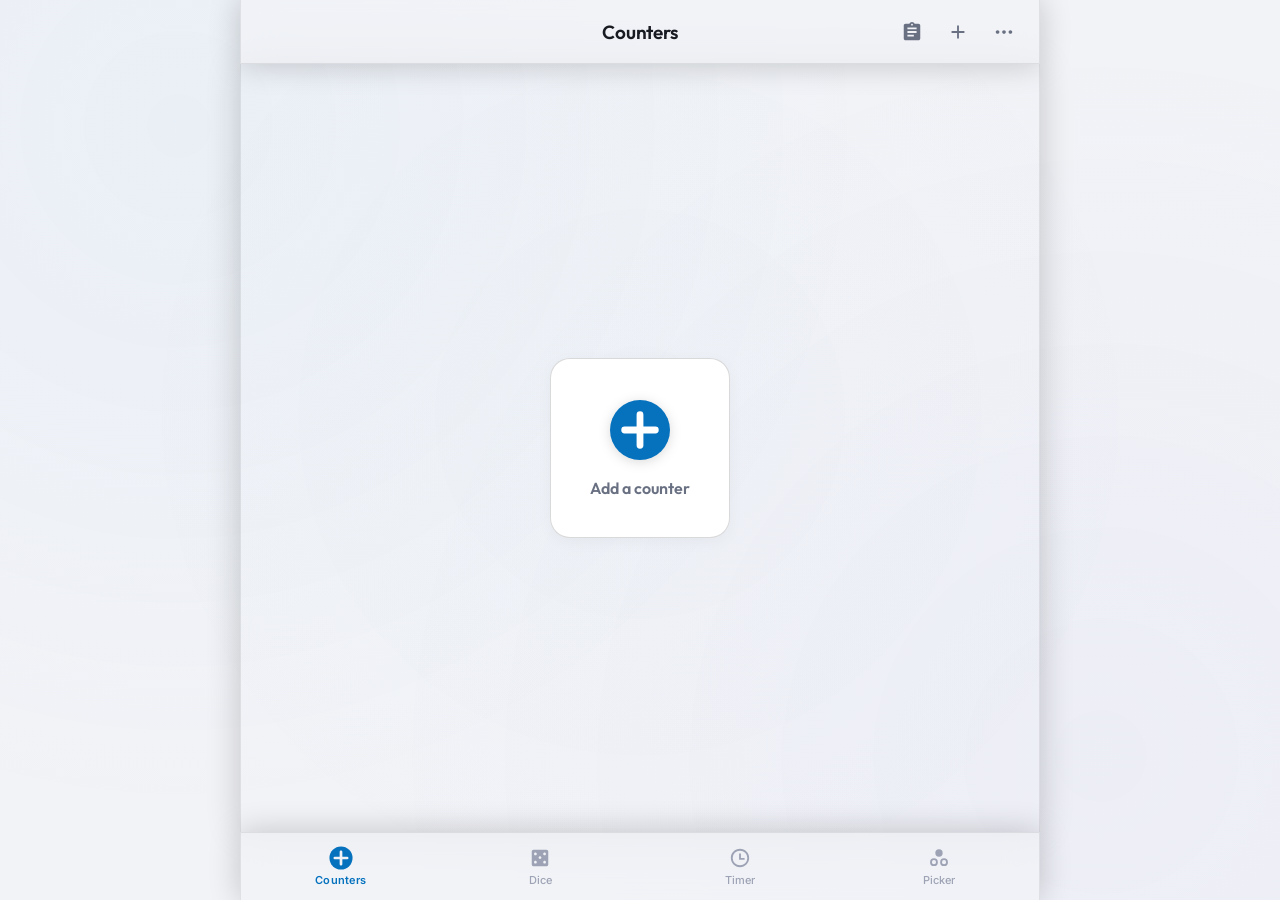
<file: index.html>
<!DOCTYPE html>
<html lang="en">
  <head>
    <script>window.__APP_VERSION__ = "0.3.5";
window.__COMMIT_HASH__ = "a014b23";
window.__IS_DIRTY__ = false;</script>

    <meta charset="UTF-8" />
    <meta
      name="viewport"
      content="width=device-width, initial-scale=1.0, viewport-fit=cover"
    />

    <!-- Premium PWA / Native Mobile App Fullscreen Mode -->
    <meta name="apple-mobile-web-app-title" content="Counters" />
    <meta name="mobile-web-app-capable" content="yes" />

    <title>Counters</title>

    <!-- Custom premium ultra-bold vector favicon -->
    <link rel="icon" type="image/png" href="./favicon.png" />

    <!-- iOS Home Screen Icon -->
    <link rel="apple-touch-icon" href="./apple-touch-icon.png" />

    <meta name="theme-color" content="#0d0e11" />
    <!-- sync-start:meta-description -->
    <meta
      name="description"
      content="Counters is a minimalist app designed for counting things, like scores in games."
    />
    <link rel="canonical" href="https://counters.cowneck.com/" />
    <meta property="og:type" content="website" />
    <meta property="og:site_name" content="Counters" />
    <meta property="og:title" content="Counters" />
    <meta property="og:description" content="Counters is a minimalist app designed for counting things, like scores in games." />
    <meta property="og:url" content="https://counters.cowneck.com/" />
    <meta property="og:image" content="https://counters.cowneck.com/og-image.jpg" />
    <meta property="og:image:width" content="1200" />
    <meta property="og:image:height" content="630" />
    <meta property="og:image:alt" content="Counters — A minimalist counting app" />
    <meta name="twitter:card" content="summary_large_image" />
    <meta name="twitter:title" content="Counters" />
    <meta name="twitter:description" content="Counters is a minimalist app designed for counting things, like scores in games." />
    <meta name="twitter:image" content="https://counters.cowneck.com/og-image.jpg" />
    <script type="application/ld+json">
    {
      "@context": "https://schema.org",
      "@type": "WebApplication",
      "name": "Counters",
      "url": "https://counters.cowneck.com/",
      "description": "Counters is a minimalist app designed for counting things, like scores in games.",
      "applicationCategory": "UtilityApplication",
      "operatingSystem": "Web, iOS, Android",
      "image": "https://counters.cowneck.com/og-image.jpg",
      "author": {
        "@type": "Person",
        "name": "Jimmy Orr",
        "url": "https://linktr.ee/jimmyorr"
      },
      "isPartOf": {
        "@type": "WebSite",
        "name": "cowneck",
        "url": "https://cowneck.com/"
      }
    }
    </script>
    <!-- sync-end:meta-description -->

    <!-- Modern CSS Stylesheet -->

    <!-- Pre-load script to prevent Flash of Unstyled Content (FOUC) and handle theme -->
    <script>
      (function () {
        const isLab = new URLSearchParams(window.location.search).get("lab") === "1";
        const savedTheme = isLab ? "dark" : localStorage.getItem("counters-theme") || "system";
        const root = document.documentElement;

        const isDark =
          savedTheme === "dark" ||
          (savedTheme !== "light" &&
            window.matchMedia("(prefers-color-scheme: dark)").matches);
        root.classList.toggle("dark-mode", isDark);
        root.classList.toggle("light-mode", !isDark);

        const themeMeta = document.querySelector('meta[name="theme-color"]');
        if (themeMeta) {
          themeMeta.setAttribute("content", isDark ? "#0d0e11" : "#f2f3f7");
        }

        const savedHue = isLab ? null : localStorage.getItem("counters-theme-hue");
        if (savedHue !== null && /^\d+$/.test(savedHue)) {
          root.style.setProperty("--theme-hue", savedHue);
        }

        // Load and apply grid layout option beforehand to prevent shifting
        const savedLayout = isLab ? "grid" : localStorage.getItem("counters-layout") || "list";
        root.setAttribute("data-layout", savedLayout);
      })();
    </script>
    <script type="module" crossorigin src="./assets/main-C_StkVUy.js"></script>
    <link rel="modulepreload" crossorigin href="./assets/palettes-Bg6VGpQG.js">
    <link rel="modulepreload" crossorigin href="./assets/logger-CEcUDWov.js">
    <link rel="stylesheet" crossorigin href="./assets/palettes-CXeKeeoR.css">
  </head>
  <body>
    <!-- Subtle ambient background gradient influenced by the current leader -->
    <div id="ambient-backdrop" class="ambient-backdrop" aria-hidden="true"></div>

    <!-- App Header -->
    <header class="app-header" data-active-tab="counters">
      <button
        class="header-left counters-only-control"
        id="header-leader-container"
        aria-label="Display options"
      >
        <span class="leader-icon">
          <svg
            aria-hidden="true"
            xmlns="http://www.w3.org/2000/svg"
            viewBox="0 0 24 24"
            width="20"
            height="20"
            fill="currentColor"
          >
            <path
              d="M13 7.828V20h-2V7.828l-5.364 5.364-1.414-1.414L12 4l7.778 7.778-1.414 1.414L13 7.828z"
            />
          </svg>
        </span>
        <span class="leader-text" id="header-leader-text">-</span>
      </button>

      <button
        class="header-left picker-mode-pill"
        id="header-picker-mode"
        aria-label="Picker mode: Pick 1"
        inert
      >
        <span class="picker-mode-icon" aria-hidden="true">
          <svg
            xmlns="http://www.w3.org/2000/svg"
            viewBox="0 0 24 24"
            width="18"
            height="18"
            fill="currentColor"
          >
            <circle cx="12" cy="6.5" r="4" />
            <circle
              cx="6.5"
              cy="16.5"
              r="3.25"
              fill="none"
              stroke="currentColor"
              stroke-width="2"
            />
            <circle
              cx="17.5"
              cy="16.5"
              r="3.25"
              fill="none"
              stroke="currentColor"
              stroke-width="2"
            />
          </svg>
        </span>
        <span class="picker-mode-text" id="header-picker-mode-text">Pick 1</span>
      </button>

      <div class="header-center">
        <h1 class="app-title" id="app-view-title">Counters</h1>
      </div>

      <div class="header-right">
        <button
          class="header-btn counters-only-control"
          id="btn-open-history"
          title="History"
          aria-label="Open history"
        >
          <svg
            aria-hidden="true"
            xmlns="http://www.w3.org/2000/svg"
            viewBox="0 0 24 24"
            width="22"
            height="22"
            fill="currentColor"
          >
            <path
              d="M19 3h-4.18C14.4 1.84 13.3 1 12 1c-1.3 0-2.4.84-2.82 2H5c-1.1 0-2 .9-2 2v14c0 1.1.9 2 2 2h14c1.1 0 2-.9 2-2V5c0-1.1-.9-2-2-2zm-7 0c.55 0 1 .45 1 1s-.45 1-1 1-1-.45-1-1 .45-1 1-1zm2 14H7v-2h7v2zm3-4H7v-2h10v2zm0-4H7V7h10v2z"
            />
          </svg>
        </button>
        <button
          class="header-btn counters-only-control"
          id="btn-add-counter"
          title="Add counter"
          aria-label="Add counter"
        >
          <svg
            aria-hidden="true"
            xmlns="http://www.w3.org/2000/svg"
            viewBox="0 0 24 24"
            width="22"
            height="22"
            fill="currentColor"
          >
            <path d="M11 11V5h2v6h6v2h-6v6h-2v-6H5v-2h6z" />
          </svg>
        </button>
        <button
          class="header-btn"
          id="btn-open-options"
          title="Menu"
          aria-label="Open menu"
        >
          <svg
            aria-hidden="true"
            xmlns="http://www.w3.org/2000/svg"
            viewBox="0 0 24 24"
            width="22"
            height="22"
            fill="currentColor"
          >
            <path
              d="M5 10c-1.1 0-2 .9-2 2s.9 2 2 2 2-.9 2-2-.9-2-2-2zm14 0c-1.1 0-2 .9-2 2s.9 2 2 2 2-.9 2-2-.9-2-2-2zm-7 0c-1.1 0-2 .9-2 2s.9 2 2 2 2-.9 2-2-.9-2-2-2z"
            />
          </svg>
        </button>
      </div>
    </header>

    <!-- Main View Screens -->
    <main class="app-main">
      <div class="tabs-slider" id="tabs-slider">
        <!-- Tab 1: Counters View -->
        <section
          class="tab-content active"
          id="tab-counters"
          data-view="counters"
          role="tabpanel"
          aria-labelledby="tab-btn-counters"
        >
          <!-- Scrollable Counters Container -->
          <div class="counters-container" id="counters-list-wrapper">
            <!-- Injected Dynamically by JavaScript -->
          </div>

          <!-- Empty State -->
          <div class="empty-state hidden" id="empty-state-view">
            <button
              class="empty-state-card"
              id="btn-empty-placeholder-icon"
              aria-label="Add counter"
            >
              <div class="placeholder-icon">
                <svg
                  aria-hidden="true"
                  class="accent-badge-svg"
                  xmlns="http://www.w3.org/2000/svg"
                  viewBox="0 0 24 24"
                  width="64"
                  height="64"
                >
                  <circle cx="12" cy="12" r="11.25" class="accent-badge-fill accent-badge-circle" />
                  <path
                    d="M12 6.25v11.5M6.25 12h11.5"
                    class="accent-badge-mark"
                    stroke-width="2.55"
                    stroke-linecap="round"
                    fill="none"
                  />
                </svg>
              </div>
              <div class="empty-state-text-btn">Add a counter</div>
            </button>
          </div>
        </section>

        <!-- Tab 2: Dice View -->
        <section
          class="tab-content"
          id="tab-dice"
          data-view="dice"
          role="tabpanel"
          aria-labelledby="tab-btn-dice"
          inert
        >
          <div class="dice-workspace" id="dice-workspace">
            <!-- Top: 3D Dice Tray -->
            <div
              class="dice-tray"
              id="dice-tray"
              role="group"
              aria-label="Dice tray"
            ></div>

            <!-- Middle: Single Active Dice Arena & Live Total -->
            <div class="dice-zone dice-result-card" id="dice-result-card">
              <div class="dice-arena-header">
                <div class="dice-total-wrap">
                  <span class="dice-total-label">Total</span>
                  <span
                    class="dice-result-total"
                    id="dice-result-total"
                    aria-live="polite"
                    >—</span
                  >
                </div>
                <span
                  class="dice-zone-count"
                  id="dice-pool-notation"
                  aria-live="polite"
                ></span>
              </div>
              <div
                class="dice-arena"
                id="dice-arena"
                role="group"
                aria-label="Rolled dice"
              >
                <p class="dice-empty-hint" id="dice-empty-hint">
                  Tap a die to roll it
                </p>
              </div>
            </div>

            <!-- Bottom: Roll Mode Toggle -->
            <div
              class="dice-mode-group"
              id="dice-mode-group"
              role="radiogroup"
              aria-label="Roll mode"
            >
              <button
                type="button"
                class="dice-mode-btn active"
                data-dice-mode="exact"
                role="radio"
                aria-checked="true"
              >
                Exact
              </button>
              <button
                type="button"
                class="dice-mode-btn"
                data-dice-mode="best"
                role="radio"
                aria-checked="false"
              >
                Best of two
              </button>
              <button
                type="button"
                class="dice-mode-btn"
                data-dice-mode="worst"
                role="radio"
                aria-checked="false"
              >
                Worst of two
              </button>
            </div>

            <!-- Bottom: Action Controls -->
            <div class="dice-actions-bar" id="dice-actions-bar">
              <button
                type="button"
                class="primary-btn dice-roll-action-btn"
                id="btn-roll-action"
                disabled
              >
                Reroll
              </button>
              <button
                type="button"
                class="dice-secondary-btn"
                id="btn-dice-clear"
                aria-label="Clear all dice"
                disabled
              >
                Clear
              </button>
            </div>
          </div>
        </section>

        <!-- Tab 3: Timer View -->
        <section
          class="tab-content"
          id="tab-timer"
          data-view="timer"
          role="tabpanel"
          aria-labelledby="tab-btn-timer"
          inert
        >
          <div class="placeholder-container">
            <div class="placeholder-icon shake-animation" id="timer-shake-icon">
              <svg
                aria-hidden="true"
                xmlns="http://www.w3.org/2000/svg"
                viewBox="0 0 24 24"
                width="64"
                height="64"
                fill="currentColor"
              >
                <path
                  d="M12 2C6.486 2 2 6.486 2 12s4.486 10 10 10 10-4.486 10-10S17.514 2 12 2zm0 18c-4.411 0-8-3.589-8-8s3.589-8 8-8 8 3.589 8 8-3.589 8-8 8z"
                />
                <path d="M13 7h-2v6h6v-2h-4z" />
              </svg>
            </div>
            <div class="placeholder-timer-visual">
              <span class="timer-tick" id="placeholder-stopwatch-display"
                >00:00.0</span
              >
            </div>
            <div class="timer-increment-row">
              <button class="timer-inc-btn" data-secs="10" aria-label="Add 10 seconds">+10s</button>
              <button class="timer-inc-btn" data-secs="30" aria-label="Add 30 seconds">+30s</button>
              <button class="timer-inc-btn" data-secs="60" aria-label="Add 60 seconds">+60s</button>
            </div>
            <div class="timer-controls">
              <button class="primary-btn" id="btn-timer-placeholder-start">
                Start
              </button>
              <button class="secondary-btn" id="btn-timer-placeholder-reset">
                Reset
              </button>
            </div>
          </div>
        </section>

        <!-- Tab 4: Picker View -->
        <section
          class="tab-content tab-picker"
          id="tab-picker"
          data-view="picker"
          role="tabpanel"
          aria-labelledby="tab-btn-picker"
          inert
        >
          <div class="picker-stage" id="picker-stage">
            <div
              class="picker-winner-bg"
              id="picker-winner-bg"
              aria-hidden="true"
            ></div>
            <div class="picker-prompt" id="picker-prompt">
              <div class="placeholder-icon picker-prompt-icon">
                <svg
                  aria-hidden="true"
                  xmlns="http://www.w3.org/2000/svg"
                  viewBox="0 0 24 24"
                  width="64"
                  height="64"
                  fill="currentColor"
                >
                  <circle cx="12" cy="6.5" r="4" />
                  <circle
                    cx="6.5"
                    cy="16.5"
                    r="3.25"
                    fill="none"
                    stroke="currentColor"
                    stroke-width="2"
                  />
                  <circle
                    cx="17.5"
                    cy="16.5"
                    r="3.25"
                    fill="none"
                    stroke="currentColor"
                    stroke-width="2"
                  />
                </svg>
              </div>
              <p class="picker-prompt-title" id="picker-prompt-title">
                Place fingers to choose
              </p>
              <p class="picker-prompt-subtitle" id="picker-prompt-subtitle">
                2 or more players
              </p>
            </div>
            <div class="picker-circles" id="picker-circles"></div>
            <div
              class="picker-particles"
              id="picker-particles"
              aria-hidden="true"
            ></div>
            <div
              class="visually-hidden"
              id="picker-status"
              role="status"
              aria-live="polite"
            ></div>
          </div>
        </section>
      </div>
    </main>

    <!-- Bottom Navigation Bar -->
    <nav class="app-nav" role="tablist" aria-label="Views">
      <button
        class="nav-item active"
        id="tab-btn-counters"
        data-tab-btn="counters"
        aria-controls="tab-counters"
        aria-label="Counters list"
        role="tab"
        aria-selected="true"
        tabindex="0"
      >
        <span class="nav-icon">
          <svg
            aria-hidden="true"
            xmlns="http://www.w3.org/2000/svg"
            viewBox="0 0 24 24"
            fill="currentColor"
          >
            <defs>
              <mask id="plus-mask-nav">
                <rect width="24" height="24" fill="white" />
                <path
                  d="M12 6v12M6 12h12"
                  stroke="black"
                  stroke-width="2.625"
                  stroke-linecap="round"
                />
              </mask>
            </defs>
            <circle cx="12" cy="12" r="11.25" mask="url(#plus-mask-nav)" />
          </svg>
        </span>
        <span class="nav-text">Counters</span>
      </button>

      <button
        class="nav-item"
        id="tab-btn-dice"
        data-tab-btn="dice"
        aria-controls="tab-dice"
        aria-label="Dice"
        role="tab"
        aria-selected="false"
        tabindex="-1"
      >
        <span class="nav-icon">
          <svg
            aria-hidden="true"
            xmlns="http://www.w3.org/2000/svg"
            viewBox="0 0 24 24"
            fill="currentColor"
          >
            <path
              d="M19 3H5c-1.103 0-2 .897-2 2v14c0 1.103.897 2 2 2h14c1.103 0 2-.897 2-2V5c0-1.103-.897-2-2-2zm-7 10c-.828 0-1.5-.672-1.5-1.5s.672-1.5 1.5-1.5 1.5.672 1.5 1.5-.672 1.5-1.5 1.5zM7 9c-.828 0-1.5-.672-1.5-1.5S6.172 6 7 6s1.5.672 1.5 1.5S7.828 9 7 9zm0 9c-.828 0-1.5-.672-1.5-1.5s.672-1.5 1.5-1.5 1.5.672 1.5 1.5S7.828 18 7 18zm10 0c-.828 0-1.5-.672-1.5-1.5s.672-1.5 1.5-1.5 1.5.672 1.5 1.5-.672 1.5-1.5 1.5zm0-9c-.828 0-1.5-.672-1.5-1.5S16.172 6 17 6s1.5.672 1.5 1.5S17.828 9 17 9z"
            />
          </svg>
        </span>
        <span class="nav-text">Dice</span>
      </button>

      <button
        class="nav-item"
        id="tab-btn-timer"
        data-tab-btn="timer"
        aria-controls="tab-timer"
        aria-label="Timer"
        role="tab"
        aria-selected="false"
        tabindex="-1"
      >
        <span class="nav-icon">
          <svg
            aria-hidden="true"
            xmlns="http://www.w3.org/2000/svg"
            viewBox="0 0 24 24"
            fill="currentColor"
          >
            <path
              d="M12 22c5.523 0 10-4.477 10-10S17.523 2 12 2 2 6.477 2 12s4.477 10 10 10zm0-2a8 8 0 1 1 0-16 8 8 0 0 1 0 16zm1-8h4v2h-6V7h2v5z"
            />
          </svg>
        </span>
        <span class="nav-text">Timer</span>
      </button>

      <button
        class="nav-item"
        id="tab-btn-picker"
        data-tab-btn="picker"
        aria-controls="tab-picker"
        aria-label="Picker"
        role="tab"
        aria-selected="false"
        tabindex="-1"
      >
        <span class="nav-icon">
          <svg
            aria-hidden="true"
            xmlns="http://www.w3.org/2000/svg"
            viewBox="0 0 24 24"
            fill="currentColor"
          >
            <circle cx="12" cy="6.5" r="4" />
            <circle
              cx="6.5"
              cy="16.5"
              r="3.25"
              fill="none"
              stroke="currentColor"
              stroke-width="2"
            />
            <circle
              cx="17.5"
              cy="16.5"
              r="3.25"
              fill="none"
              stroke="currentColor"
              stroke-width="2"
            />
          </svg>
        </span>
        <span class="nav-text">Picker</span>
      </button>
    </nav>

    <!-- ==================== DIALOGS & OVERLAYS ==================== -->

    <!-- 1. Calculator Bottom Sheet Dialog -->
    <dialog
      id="calculator-dialog"
      class="bottom-sheet-dialog"
      aria-labelledby="calc-dialog-title"
      autofocus
    >
      <div class="bottom-sheet-header">
        <div class="drag-handle"></div>
        <h2 id="calc-dialog-title" class="sheet-title-pill">Name</h2>
        <div class="header-actions">
          <button
            class="sheet-close-btn"
            commandfor="calculator-dialog"
            command="close"
            aria-label="Close sheet"
          >
            <svg
              aria-hidden="true"
              xmlns="http://www.w3.org/2000/svg"
              viewBox="0 0 24 24"
              width="24"
              height="24"
              fill="currentColor"
            >
              <path
                d="M19 6.41L17.59 5 12 10.59 6.41 5 5 6.41 10.59 12 5 17.59 6.41 19 12 13.41 17.59 19 19 17.59 13.41 12 19 6.41z"
              />
            </svg>
          </button>
        </div>
      </div>

      <div class="bottom-sheet-body">
        <!-- Quick Add Buttons Grid (available in both system and numpad modes) -->
        <div class="quick-add-grid" id="calc-quick-add-container">
          <!-- Injected dynamically by JavaScript, e.g. +5, +10, +50 -->
        </div>

        <!-- In-app number pad layout -->
        <div class="calculator-wrapper" id="calc-numpad-container">
          <div class="numpad-display-wrapper">
            <div class="numpad-display-value" id="calc-numpad-display" aria-live="polite">0</div>
            <button
              type="button"
              class="numpad-btn-backspace"
              id="calc-numpad-backspace"
              aria-label="Backspace"
            >
              <svg
                aria-hidden="true"
                xmlns="http://www.w3.org/2000/svg"
                viewBox="0 0 24 24"
                width="22"
                height="22"
                fill="currentColor"
              >
                <path
                  d="M22 3H7c-.69 0-1.23.35-1.59.88L0 12l5.41 8.11c.36.53.9.89 1.59.89h15c1.1 0 2-.9 2-2V5c0-1.1-.9-2-2-2zm0 16H7.07L2.4 12l4.66-7H22v14zm-11.59-2L14 13.41 17.59 17 19 15.59 15.41 12 19 8.41 17.59 7 14 10.59 10.41 7 9 8.41 12.59 12 9 15.59z"
                />
              </svg>
            </button>
          </div>

          <div class="numpad-grid" id="calc-numpad-grid">
            <button type="button" class="numpad-key" data-key="1">1</button>
            <button type="button" class="numpad-key" data-key="2">2</button>
            <button type="button" class="numpad-key" data-key="3">3</button>
            <button type="button" class="numpad-key" data-key="4">4</button>
            <button type="button" class="numpad-key" data-key="5">5</button>
            <button type="button" class="numpad-key" data-key="6">6</button>
            <button type="button" class="numpad-key" data-key="7">7</button>
            <button type="button" class="numpad-key" data-key="8">8</button>
            <button type="button" class="numpad-key" data-key="9">9</button>
            <button type="button" class="numpad-key" data-key=".">.</button>
            <button type="button" class="numpad-key" data-key="0">0</button>
            <button type="button" class="numpad-key numpad-key-clear" data-key="clear" aria-label="Clear">C</button>
          </div>

          <div class="numpad-actions-row">
            <button
              type="button"
              class="numpad-action-btn numpad-action-subtract"
              id="calc-numpad-btn-subtract"
            >
              Subtract
            </button>
            <button
              type="button"
              class="numpad-action-btn primary-btn numpad-action-add"
              id="calc-numpad-btn-add"
            >
              Add
            </button>
          </div>
        </div>
      </div>
    </dialog>

    <!-- 2. Edit Counter Dialog -->
    <dialog
      id="edit-counter-dialog"
      class="bottom-sheet-dialog full-sheet-dialog"
      aria-labelledby="edit-dialog-title"
      autofocus
    >
      <div class="bottom-sheet-header">
        <div class="drag-handle"></div>
        <div class="header-left-actions">
          <button
            class="header-icon-btn danger-color"
            id="edit-btn-delete"
            title="Delete counter"
            aria-label="Delete counter"
          >
            <svg
              aria-hidden="true"
              xmlns="http://www.w3.org/2000/svg"
              viewBox="0 0 24 24"
              width="22"
              height="22"
              fill="currentColor"
            >
              <path
                d="M6 19c0 1.1.9 2 2 2h8c1.1 0 2-.9 2-2V7H6v12zM19 4h-3.5l-1-1h-5l-1 1H5v2h14V4z"
              />
            </svg>
          </button>
        </div>
        <h2 id="edit-dialog-title" class="sheet-title">Edit counter</h2>
        <div class="header-actions">
          <button
            class="sheet-close-btn"
            commandfor="edit-counter-dialog"
            command="close"
            aria-label="Close edit panel"
          >
            <svg
              aria-hidden="true"
              xmlns="http://www.w3.org/2000/svg"
              viewBox="0 0 24 24"
              width="24"
              height="24"
              fill="currentColor"
            >
              <path
                d="M19 6.41L17.59 5 12 10.59 6.41 5 5 6.41 10.59 12 5 17.59 6.41 19 12 13.41 17.59 19 19 17.59 13.41 12 19 6.41z"
              />
            </svg>
          </button>
        </div>
      </div>

      <div class="bottom-sheet-body">
        <form
          class="edit-form"
          id="edit-counter-form"
          method="dialog"
          autocomplete="off"
        >
          <!-- Palette circular selectors -->
          <div class="color-palette-wrapper">
            <span class="palette-desc">Color</span>
            <div class="palette-grid" id="edit-palette-container">
              <!-- Circular color options injected dynamically -->
            </div>
          </div>

          <!-- Text details -->
          <div class="form-group">
            <label for="edit-label">Label</label>
            <input
              type="text"
              id="edit-label"
              class="form-input"
              required
              autocomplete="new-password"
              placeholder="Label"
            />
          </div>

          <div class="form-row">
            <div class="form-group">
              <label for="edit-value-input-details">Value</label>
              <input
                type="number"
                inputmode="decimal"
                step="any"
                id="edit-value-input-details"
                class="form-input"
                required
                placeholder="0"
              />
              <span class="field-hint">Current</span>
            </div>
            <div class="form-group">
              <label for="edit-increment">Increment</label>
              <input
                type="number"
                inputmode="decimal"
                step="any"
                id="edit-increment"
                class="form-input"
                required
                min="0.0001"
                placeholder="1"
              />
              <span class="field-hint">On edge</span>
            </div>
            <div class="form-group">
              <label for="edit-reset-val">Reset</label>
              <input
                type="number"
                inputmode="decimal"
                step="any"
                id="edit-reset-val"
                class="form-input"
                required
                placeholder="0"
              />
              <span class="field-hint">On reset</span>
            </div>
          </div>

          <div class="edit-reorder-row" id="edit-reorder-row" hidden>
            <button
              type="button"
              class="reorder-btn"
              id="edit-btn-move-up"
            >
              <svg
                aria-hidden="true"
                xmlns="http://www.w3.org/2000/svg"
                viewBox="0 0 24 24"
                width="16"
                height="16"
                fill="currentColor"
              >
                <path
                  d="M13 7.828V20h-2V7.828l-5.364 5.364-1.414-1.414L12 4l7.778 7.778-1.414 1.414L13 7.828z"
                />
              </svg>
              <span>Move up</span>
            </button>
            <button
              type="button"
              class="reorder-btn"
              id="edit-btn-move-down"
            >
              <svg
                aria-hidden="true"
                xmlns="http://www.w3.org/2000/svg"
                viewBox="0 0 24 24"
                width="16"
                height="16"
                fill="currentColor"
              >
                <path
                  d="M11 16.172V4h2v12.172l5.364-5.364 1.414 1.414L12 20l-7.778-7.778 1.414-1.414L11 16.172z"
                />
              </svg>
              <span>Move down</span>
            </button>
          </div>

          <div class="sheet-action-row">
            <!-- type="button" so Enter in a field submits via Save, not Reset -->
            <button type="button" class="secondary-btn" id="edit-btn-reset">
              Reset to 0
            </button>
            <button
              type="submit"
              class="primary-btn full-width"
              id="edit-btn-save"
            >
              Save counter
            </button>
          </div>
        </form>
      </div>
    </dialog>

    <!-- 1. Main Options Menu Dialog -->
    <dialog
      id="main-menu-dialog"
      class="options-menu-dialog"
      aria-labelledby="main-menu-title"
      autofocus
    >
      <div class="options-dialog-header">
        <h2 id="main-menu-title">Menu</h2>
        <button
          class="options-close-btn"
          commandfor="main-menu-dialog"
          command="close"
          aria-label="Close menu"
        >
          <svg
            aria-hidden="true"
            xmlns="http://www.w3.org/2000/svg"
            viewBox="0 0 24 24"
            width="20"
            height="20"
            fill="currentColor"
          >
            <path
              d="M19 6.41L17.59 5 12 10.59 6.41 5 5 6.41 10.59 12 5 17.59 6.41 19 12 13.41 17.59 19 19 17.59 13.41 12 19 6.41z"
            />
          </svg>
        </button>
      </div>
      <div class="options-dialog-body main-menu-body">
        <div class="selection-stack main-menu-stack">
          <button class="select-row-btn" id="menu-btn-open-settings">
            <svg
              aria-hidden="true"
              xmlns="http://www.w3.org/2000/svg"
              viewBox="0 0 24 24"
              width="18"
              height="18"
              fill="currentColor"
            >
              <path
                d="M12 1l9.5 5.5v11L12 23l-9.5-5.5v-11L12 1zm0 2.309L4.5 7.636v8.728L12 20.69l7.5-4.327V7.636L12 3.31zM12 8a4 4 0 1 1 0 8 4 4 0 0 1 0-8zm0 2a2 2 0 1 0 0 4 2 2 0 0 0 0-4z"
              />
            </svg>
            <span>Settings</span>
          </button>

          <button class="select-row-btn" id="menu-btn-open-display-options">
            <svg
              aria-hidden="true"
              xmlns="http://www.w3.org/2000/svg"
              viewBox="0 0 24 24"
              width="18"
              height="18"
              fill="currentColor"
            >
              <path
                d="M3 3h8v8H3V3zm0 10h8v8H3v-8zM13 3h8v8h-8V3zm0 10h8v8h-8v-8z"
              />
            </svg>
            <span>Display options</span>
          </button>

          <div class="menu-divider"></div>

          <button class="select-row-btn" id="menu-btn-shuffle-counters">
            <svg
              aria-hidden="true"
              xmlns="http://www.w3.org/2000/svg"
              viewBox="0 0 24 24"
              width="18"
              height="18"
              fill="currentColor"
            >
              <path
                d="M10.59 9.17L5.41 4 4 5.41l5.17 5.17 1.42-1.41zM14.5 4l2.04 2.04L4 18.59 5.41 20 17.96 7.46 20 9.5V4h-5.5zm.33 9.41l-1.41 1.41 3.13 3.13L14.5 20H20v-5.5l-2.04 2.04-3.13-3.13z"
              />
            </svg>
            <span>Shuffle all counters</span>
          </button>

          <button class="select-row-btn" id="menu-btn-reset-counters">
            <svg
              aria-hidden="true"
              xmlns="http://www.w3.org/2000/svg"
              viewBox="0 0 24 24"
              width="18"
              height="18"
              fill="currentColor"
            >
              <path
                d="M5.828 7l2.536 2.536L6.95 10.95 2 6l4.95-4.95 1.414 1.414L5.828 5H13a8 8 0 1 1 0 16H4v-2h9a6 6 0 1 0 0-12H5.828z"
              />
            </svg>
            <span>Reset all counters</span>
          </button>

          <button class="select-row-btn" id="menu-btn-share-counters">
            <svg
              aria-hidden="true"
              xmlns="http://www.w3.org/2000/svg"
              viewBox="0 0 24 24"
              width="18"
              height="18"
              fill="currentColor"
            >
              <path
                d="M18 16.08c-.76 0-1.44.3-1.96.77L8.91 12.7c.05-.23.09-.46.09-.7s-.04-.47-.09-.7l7.05-4.11c.54.5 1.25.81 2.04.81 1.66 0 3-1.34 3-3s-1.34-3-3-3-3 1.34-3 3c0 .24.04.47.09.7L8.04 9.81C7.5 9.31 6.79 9 6 9c-1.66 0-3 1.34-3 3s1.34 3 3 3c.79 0 1.5-.31 2.04-.81l7.12 4.16c-.05.21-.08.43-.08.65 0 1.61 1.31 2.92 2.92 2.92 1.61 0 2.92-1.31 2.92-2.92s-1.31-2.92-2.92-2.92z"
              />
            </svg>
            <span>Share counters</span>
          </button>

          <button
            class="select-row-btn danger-row-btn"
            id="menu-btn-delete-all"
          >
            <svg
              aria-hidden="true"
              xmlns="http://www.w3.org/2000/svg"
              viewBox="0 0 24 24"
              width="18"
              height="18"
              fill="currentColor"
            >
              <path
                d="M6 19c0 1.1.9 2 2 2h8c1.1 0 2-.9 2-2V7H6v12zM19 4h-3.5l-1-1h-5l-1 1H5v2h14V4z"
              />
            </svg>
            <span>Delete all counters</span>
          </button>
        </div>
      </div>
    </dialog>

    <!-- 6. Settings Bottom Sheet Dialog -->
    <dialog
      id="settings-dialog"
      class="bottom-sheet-dialog full-sheet-dialog"
      aria-labelledby="settings-dialog-title"
      autofocus
    >
      <div class="bottom-sheet-header">
        <div class="drag-handle"></div>
        <h2 id="settings-dialog-title" class="sheet-title">Settings</h2>
        <div class="header-actions">
          <button
            class="sheet-close-btn"
            commandfor="settings-dialog"
            command="close"
            aria-label="Close settings"
          >
            <svg
              aria-hidden="true"
              xmlns="http://www.w3.org/2000/svg"
              viewBox="0 0 24 24"
              width="24"
              height="24"
              fill="currentColor"
            >
              <path
                d="M19 6.41L17.59 5 12 10.59 6.41 5 5 6.41 10.59 12 5 17.59 6.41 19 12 13.41 17.59 19 19 17.59 13.41 12 19 6.41z"
              />
            </svg>
          </button>
        </div>
      </div>

      <div class="bottom-sheet-body">
        <div class="settings-wrapper">
          <div class="settings-section">

            <!-- Theme selector -->
            <div class="settings-row">
              <div class="settings-info">
                <span class="setting-title">Theme</span>
              </div>
              <div
                class="segmented-control"
                id="setting-theme-group"
                role="radiogroup"
                aria-label="Theme"
              >
                <button
                  type="button"
                  class="segment-btn active"
                  role="radio"
                  aria-checked="true"
                  data-theme-opt="system"
                >
                  System
                </button>
                <button
                  type="button"
                  class="segment-btn"
                  role="radio"
                  aria-checked="false"
                  data-theme-opt="dark"
                >
                  Dark
                </button>
                <button
                  type="button"
                  class="segment-btn"
                  role="radio"
                  aria-checked="false"
                  data-theme-opt="light"
                >
                  Light
                </button>
              </div>
            </div>

            <!-- Palette selector: preset counter colors -->
            <div class="settings-row settings-row-stacked">
              <div class="settings-info">
                <span class="setting-title">Palette</span>
              </div>
              <div
                class="palette-picker-grid"
                id="setting-palette-group"
                role="radiogroup"
                aria-label="Palette"
              >
                <!-- Palette option cards injected dynamically by JavaScript -->
              </div>
            </div>

            <div class="settings-row settings-row-stacked">
              <div class="settings-info">
                <span class="setting-title">Theme color</span>
              </div>
              <input
                type="range"
                id="setting-theme-hue"
                class="hue-slider"
                min="0"
                max="360"
                value="205"
                aria-label="Theme color hue"
              />
            </div>

            <!-- Sound Toggle -->
            <div class="settings-row">
              <div class="settings-info">
                <span class="setting-title">Audio feedback</span>
              </div>
              <label class="switch-toggle">
                <input
                  type="checkbox"
                  id="setting-sound"
                  aria-label="Audio feedback"
                  checked
                />
                <span class="slider-round"></span>
              </label>
            </div>

            <!-- Haptic Toggle -->
            <div class="settings-row" id="setting-row-haptic">
              <div class="settings-info">
                <span class="setting-title">Haptic feedback</span>
              </div>
              <label class="switch-toggle">
                <input
                  type="checkbox"
                  id="setting-haptic"
                  aria-label="Haptic feedback"
                  checked
                />
                <span class="slider-round"></span>
              </label>
            </div>

            <!-- Keep Awake Toggle -->
            <div class="settings-row">
              <div class="settings-info">
                <span class="setting-title">Keep screen awake</span>
              </div>
              <label class="switch-toggle">
                <input
                  type="checkbox"
                  id="setting-keep-awake"
                  aria-label="Keep screen awake"
                />
                <span class="slider-round"></span>
              </label>
            </div>


            <!-- Quick Add Editing -->
            <div class="settings-row settings-row-quick-add">
              <div class="settings-info">
                <span class="setting-title">Quick-add values</span>
              </div>
              <input
                type="text"
                class="settings-input"
                id="setting-quick-add-values"
                placeholder="5, 10, 15, 20, 50, 100"
                aria-label="Quick-add calculator values"
                aria-describedby="quick-add-feedback"
                value="5, 10, 15, 20, 50, 100"
              />
              <span
                class="settings-feedback"
                id="quick-add-feedback"
                role="status"
                hidden
              ></span>
            </div>
          </div>

          <div class="about-version">
            <span id="about-app-version">Counters v0.0.3</span>
            <span id="about-app-store-container" class="app-store-container">
              <span class="app-store-separator" aria-hidden="true">&bull;</span>
              <a href="https://apps.apple.com/us/app/counters-minimalist-tracker/id6778014900" class="app-store-link" target="_blank" rel="noopener noreferrer">App Store</a>
              <span class="app-store-separator" aria-hidden="true">&bull;</span>
              <a href="https://play.google.com/store/apps/details?id=com.cowneck.counters" class="app-store-link" target="_blank" rel="noopener noreferrer">Google Play</a>
            </span>
          </div>
        </div>
      </div>
    </dialog>

    <!-- 3. Options (Sorting & Layout) Dialog -->
    <dialog
      id="options-dialog"
      class="options-menu-dialog"
      aria-labelledby="options-dialog-title"
      autofocus
    >
      <div class="options-dialog-header">
        <h2 id="options-dialog-title">Display options</h2>
        <button
          class="options-close-btn"
          commandfor="options-dialog"
          command="close"
          aria-label="Close dialog"
        >
          <svg
            aria-hidden="true"
            xmlns="http://www.w3.org/2000/svg"
            viewBox="0 0 24 24"
            width="20"
            height="20"
            fill="currentColor"
          >
            <path
              d="M19 6.41L17.59 5 12 10.59 6.41 5 5 6.41 10.59 12 5 17.59 6.41 19 12 13.41 17.59 19 19 17.59 13.41 12 19 6.41z"
            />
          </svg>
        </button>
      </div>

      <div class="options-dialog-body">
        <!-- Section 1: Appearance -->
        <div class="options-group">
          <h4>Appearance</h4>
          <div class="toggle-buttons-row">
            <button
              class="toggle-btn active"
              id="layout-opt-list"
              aria-label="List layout"
              title="List view"
            >
              <svg
                aria-hidden="true"
                xmlns="http://www.w3.org/2000/svg"
                viewBox="0 0 24 24"
                width="20"
                height="20"
                fill="currentColor"
              >
                <path d="M4 6h16v2H4V6zm0 5h16v2H4v-2zm0 5h16v2H4v-2z" />
              </svg>
              <span>List</span>
            </button>
            <button
              class="toggle-btn"
              id="layout-opt-grid"
              aria-label="Grid layout"
              title="Grid view"
            >
              <svg
                aria-hidden="true"
                xmlns="http://www.w3.org/2000/svg"
                viewBox="0 0 24 24"
                width="20"
                height="20"
                fill="currentColor"
              >
                <path
                  d="M4 4h4v4H4V4zm6 0h4v4h-4V4zm6 0h4v4h-4V4zM4 10h4v4H4v-4zm6 0h4v4h-4v-4zm6 0h4v4h-4v-4zM4 16h4v4H4v-4zm6 0h4v4h-4v-4zm6 0h4v4h-4v-4z"
                />
              </svg>
              <span>Grid</span>
            </button>
          </div>
        </div>

        <!-- Section 2: Top Bar Content -->
        <div class="options-group">
          <h4>Top bar display info</h4>
          <div class="selection-stack">
            <button class="select-row-btn active" id="topbar-opt-highest">
              <svg
                aria-hidden="true"
                xmlns="http://www.w3.org/2000/svg"
                viewBox="0 0 24 24"
                width="18"
                height="18"
                fill="currentColor"
              >
                <path
                  d="M13 7.828V20h-2V7.828l-5.364 5.364-1.414-1.414L12 4l7.778 7.778-1.414 1.414L13 7.828z"
                />
              </svg>
              <span>Show the highest value</span>
            </button>

            <button class="select-row-btn" id="topbar-opt-lowest">
              <svg
                aria-hidden="true"
                xmlns="http://www.w3.org/2000/svg"
                viewBox="0 0 24 24"
                width="18"
                height="18"
                fill="currentColor"
              >
                <path
                  d="M11 16.172V4h2v12.172l5.364-5.364 1.414 1.414L12 20l-7.778-7.778 1.414-1.414L11 16.172z"
                />
              </svg>
              <span>Show the lowest value</span>
            </button>

            <button class="select-row-btn" id="topbar-opt-total">
              <svg
                aria-hidden="true"
                xmlns="http://www.w3.org/2000/svg"
                viewBox="0 0 24 24"
                width="18"
                height="18"
                fill="currentColor"
              >
                <path
                  d="M19 18v2H5v-2l6-6-6-6V4h14v2h-9.35L14 12l-4.35 6H19z"
                />
              </svg>
              <span>Show the total value</span>
            </button>
          </div>
        </div>

        <!-- Section 3: Automatically Sort -->
        <div class="options-group border-top">
          <h4>Automatically sort counters</h4>

          <div class="setting-switch-row">
            <div class="switch-label">
              <span class="switch-title">Turn on auto-sorting (3s delay)</span>
            </div>
            <label class="switch-toggle">
              <input
                type="checkbox"
                id="options-auto-sort"
                aria-label="Turn on auto-sorting"
              />
              <span class="slider-round"></span>
            </label>
          </div>
        </div>
      </div>
    </dialog>

    <dialog
      id="confirm-dialog"
      aria-labelledby="confirm-dialog-title"
      class="bottom-sheet-dialog confirm-sheet-dialog"
      autofocus
    >
      <div class="bottom-sheet-header">
        <div class="drag-handle"></div>
        <h2 class="sheet-title" id="confirm-dialog-title">Confirm action</h2>
      </div>
      <div class="bottom-sheet-body compact-sheet-body">
        <p id="confirm-dialog-message" class="confirm-dialog-message"></p>
        <div class="dialog-action-row">
          <button class="secondary-btn full-width" id="confirm-btn-cancel">
            Cancel
          </button>
          <button class="primary-btn full-width" id="confirm-btn-ok">
            Confirm
          </button>
        </div>
      </div>
    </dialog>

    <!-- 5. History Log Dialog -->
    <dialog
      id="history-dialog"
      class="bottom-sheet-dialog"
      aria-labelledby="history-dialog-title"
      autofocus
    >
      <div class="bottom-sheet-header">
        <div class="drag-handle"></div>
        <div class="header-left-actions">
          <button
            class="header-icon-btn danger-color"
            id="history-btn-clear"
            title="Clear history"
            aria-label="Clear history"
          >
            <svg
              aria-hidden="true"
              xmlns="http://www.w3.org/2000/svg"
              viewBox="0 0 24 24"
              width="20"
              height="20"
              fill="currentColor"
            >
              <path
                d="M17 6h5v2h-2v13a1 1 0 0 1-1 1H5a1 1 0 0 1-1-1V8H2V6h5V3a1 1 0 0 1 1-1h8a1 1 0 0 1 1 1v3zm1 2H6v12h12V8zm-9 3h2v6H9v-6zm4 0h2v6h-2v-6zM9 4v2h6V4H9z"
              />
            </svg>
          </button>
        </div>
        <h2 id="history-dialog-title" class="sheet-title">History</h2>
        <div class="header-actions">
          <button
            class="sheet-close-btn"
            commandfor="history-dialog"
            command="close"
            aria-label="Close history"
          >
            <svg
              aria-hidden="true"
              xmlns="http://www.w3.org/2000/svg"
              viewBox="0 0 24 24"
              width="24"
              height="24"
              fill="currentColor"
            >
              <path
                d="M19 6.41L17.59 5 12 10.59 6.41 5 5 6.41 10.59 12 5 17.59 6.41 19 12 13.41 17.59 19 19 17.59 13.41 12 19 6.41z"
              />
            </svg>
          </button>
        </div>
      </div>

      <div class="bottom-sheet-body">
        <div class="history-list" id="history-items-wrapper">
          <!-- History entries injected dynamically by JavaScript -->
        </div>

        <!-- History Empty state -->
        <div class="history-empty hidden" id="history-empty-view">
          <svg
            aria-hidden="true"
            xmlns="http://www.w3.org/2000/svg"
            viewBox="0 0 24 24"
            width="48"
            height="48"
            fill="currentColor"
          >
            <path
              d="M19 3h-4.18C14.4 1.84 13.3 1 12 1c-1.3 0-2.4.84-2.82 2H5c-1.1 0-2 .9-2 2v14c0 1.1.9 2 2 2h14c1.1 0 2-.9 2-2V5c0-1.1-.9-2-2-2zm-7 0c.55 0 1 .45 1 1s-.45 1-1 1-1-.45-1-1 .45-1 1-1zm2 14H7v-2h7v2zm3-4H7v-2h10v2zm0-4H7V7h10v2z"
            />
          </svg>
          <p>Nothing logged yet.</p>
        </div>
      </div>
    </dialog>

    <!-- 8. Minimal Edit Value Dialog -->
    <dialog
      id="edit-value-dialog"
      class="bottom-sheet-dialog"
      aria-labelledby="edit-value-title"
      autofocus
    >
      <div class="bottom-sheet-header">
        <div class="drag-handle"></div>
        <h2 class="sheet-title" id="edit-value-title">Edit value</h2>
        <div class="header-actions">
          <button
            class="sheet-close-btn"
            commandfor="edit-value-dialog"
            command="close"
            aria-label="Close value editor"
          >
            <svg
              aria-hidden="true"
              xmlns="http://www.w3.org/2000/svg"
              viewBox="0 0 24 24"
              width="24"
              height="24"
              fill="currentColor"
            >
              <path
                d="M19 6.41L17.59 5 12 10.59 6.41 5 5 6.41 10.59 12 5 17.59 6.41 19 12 13.41 17.59 19 19 17.59 13.41 12 19 6.41z"
              />
            </svg>
          </button>
        </div>
      </div>
      <div class="bottom-sheet-body compact-sheet-body">
        <form
          id="edit-value-form"
          class="edit-value-form"
          method="dialog"
          autocomplete="off"
        >
          <div class="form-group edit-value-group">
            <input
              type="number"
              inputmode="decimal"
              step="any"
              id="edit-value-input"
              class="form-input"
              required
              placeholder="Value"
              aria-label="Value"
            />
          </div>
          <div class="dialog-action-row">
            <button
              type="button"
              class="secondary-btn full-width"
              commandfor="edit-value-dialog"
              command="close"
            >
              Cancel
            </button>
            <button
              type="submit"
              class="primary-btn full-width"
              id="edit-value-save-btn"
            >
              Save
            </button>
          </div>
        </form>
      </div>
    </dialog>

    <!-- Screen reader announcements for value changes -->
    <div class="visually-hidden" id="sr-announcer" aria-live="polite"></div>

    <!-- Subtle feedback toast -->
    <div class="toast-notification hidden" id="toast-wrapper" role="status">
      <span class="toast-message" id="toast-text">Counter deleted</span>
      <button class="toast-action" id="toast-action" type="button" hidden>
        Undo
      </button>
    </div>

    <!-- Main Application Logic Script -->
  </body>
</html>
</file>
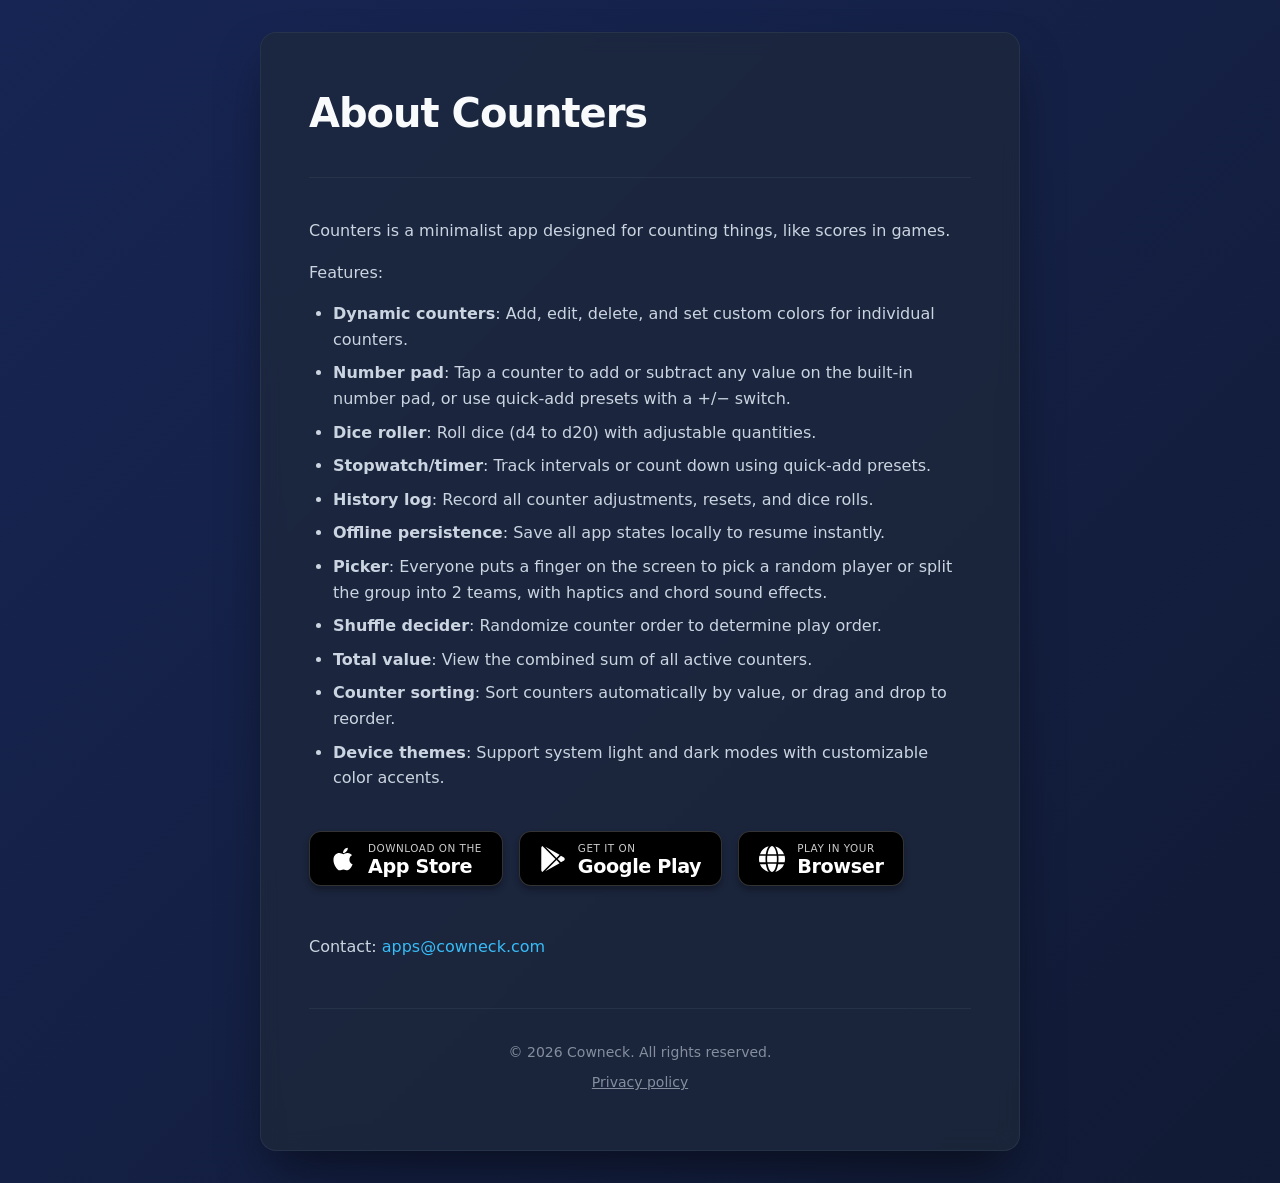
<file: about.html>
<!DOCTYPE html>
<html lang="en">
  <head>
    <meta charset="UTF-8" />
    <meta name="viewport" content="width=device-width, initial-scale=1.0" />
    <title>About Counters</title>
    <meta
      name="description"
      content="Learn about Counters, a minimalist app for tracking game scores, tallies, habits, dice rolls, and timers."
    />
    <link rel="canonical" href="https://counters.cowneck.com/about.html" />
    <link rel="icon" type="image/png" href="/favicon.png" />
    <meta name="theme-color" content="#0f172a" />
    <meta property="og:type" content="website" />
    <meta property="og:site_name" content="Counters" />
    <meta property="og:title" content="About Counters" />
    <meta
      property="og:description"
      content="Learn about Counters, a minimalist app for tracking game scores, tallies, habits, dice rolls, and timers."
    />
    <meta property="og:url" content="https://counters.cowneck.com/about.html" />
    <meta property="og:image" content="https://counters.cowneck.com/og-image.jpg" />
    <meta property="og:image:width" content="1200" />
    <meta property="og:image:height" content="630" />
    <meta name="twitter:card" content="summary_large_image" />
    <meta name="twitter:title" content="About Counters" />
    <meta
      name="twitter:description"
      content="Learn about Counters, a minimalist app for tracking game scores, tallies, habits, dice rolls, and timers."
    />
    <meta name="twitter:image" content="https://counters.cowneck.com/og-image.jpg" />
    <style>
      :root {
        --card-bg: rgba(30, 41, 59, 0.7);
        --text-color: #cbd5e1;
        --heading-color: #f8fafc;
        --accent-color: #38bdf8;
        --border-color: rgba(51, 65, 85, 0.5);
        --max-width: 760px;
      }

      body {
        font-family: system-ui, -apple-system, BlinkMacSystemFont, "Segoe UI",
          Roboto, Oxygen, Ubuntu, Cantarell, sans-serif;
        color: var(--text-color);
        line-height: 1.6;
        margin: 0;
        padding: 2rem 1.5rem;
        display: flex;
        justify-content: center;
        min-height: 100vh;
        /* Dynamic gradient background */
        background: linear-gradient(-45deg, #1a1a2e, #0f0f1a, #0f172a, #172554);
        background-size: 400% 400%;
        animation: gradientBg 15s ease infinite;
      }

      @keyframes gradientBg {
        0% {
          background-position: 0% 50%;
        }
        50% {
          background-position: 100% 50%;
        }
        100% {
          background-position: 0% 50%;
        }
      }

      .container {
        max-width: var(--max-width);
        width: 100%;
        background: var(--card-bg);
        padding: 3rem;
        border-radius: 1rem;
        box-shadow: 0 25px 50px -12px rgba(0, 0, 0, 0.5);
        backdrop-filter: blur(10px);
        border: 1px solid var(--border-color);
        box-sizing: border-box;
      }

      header {
        margin-bottom: 2.5rem;
        border-bottom: 1px solid var(--border-color);
        padding-bottom: 1.5rem;
      }

      h1 {
        color: var(--heading-color);
        font-size: 2.5rem;
        margin: 0 0 0.5rem 0;
        font-weight: 800;
        letter-spacing: -0.025em;
      }

      .promo {
        font-size: 1.25rem;
        color: var(--accent-color);
        font-weight: 500;
        margin-top: 1rem;
      }

      h2 {
        color: var(--heading-color);
        font-size: 1.5rem;
        margin: 2.5rem 0 1rem 0;
        font-weight: 700;
        border-bottom: 1px solid var(--border-color);
        padding-bottom: 0.5rem;
      }

      a {
        color: var(--accent-color);
        text-decoration: none;
        transition: color 0.2s;
      }

      a:hover {
        color: #7dd3fc;
        text-decoration: underline;
      }

      ul {
        padding-left: 1.5rem;
        margin-bottom: 1.5rem;
      }

      li {
        margin-bottom: 0.5rem;
      }

      footer {
        margin-top: 3rem;
        border-top: 1px solid var(--border-color);
        padding-top: 1.5rem;
        text-align: center;
        font-size: 0.875rem;
        color: rgba(203, 213, 225, 0.6);
      }

      footer p {
        margin: 0.5rem 0;
      }

      footer a {
        color: rgba(203, 213, 225, 0.6);
        text-decoration: underline;
      }

      footer a:hover {
        color: var(--accent-color);
      }

      .store-links {
        display: flex;
        flex-direction: row;
        flex-wrap: wrap;
        gap: 1rem;
        margin-top: 2.5rem;
        margin-bottom: 3rem;
      }

      .store-btn {
        display: flex;
        align-items: center;
        background: #000;
        color: #fff;
        text-decoration: none;
        border-radius: 12px;
        padding: 0.5rem 1.25rem;
        border: 1px solid rgba(255, 255, 255, 0.2);
        transition: transform 0.2s, background 0.2s, box-shadow 0.2s;
        box-shadow: 0 4px 6px rgba(0, 0, 0, 0.3);
      }

      .store-btn:hover {
        transform: translateY(-2px);
        background: #111;
        box-shadow: 0 6px 12px rgba(0, 0, 0, 0.4);
        color: #fff;
        text-decoration: none;
      }

      .store-btn svg {
        width: 26px;
        height: 26px;
        margin-right: 0.75rem;
      }

      .store-btn-text {
        display: flex;
        flex-direction: column;
        align-items: flex-start;
      }

      .store-btn-small {
        font-size: 0.65rem;
        text-transform: uppercase;
        letter-spacing: 0.05em;
        opacity: 0.8;
      }

      .store-btn-large {
        font-size: 1.2rem;
        font-weight: 600;
        letter-spacing: -0.02em;
        line-height: 1.1;
      }

      @media (prefers-reduced-motion: reduce) {
        body {
          animation: none;
        }
      }

      @media (max-width: 600px) {
        .container {
          padding: 2rem;
        }
        h1 {
          font-size: 2rem;
        }
      }
    </style>
  </head>
  <body>
    <div class="container">
      <header>
        <h1>About Counters</h1>
        <!-- sync-start:promo --><!-- sync-end:promo -->
      </header>

      <div class="content">
        <!-- sync-start:description -->
        <p>
          Counters is a minimalist app designed for counting things, like scores in games.
        </p>
        <p>Features:</p>
        <ul>
          <li><strong>Dynamic counters</strong>: Add, edit, delete, and set custom colors for individual counters.</li>
          <li><strong>Number pad</strong>: Tap a counter to add or subtract any value on the built-in number pad, or use quick-add presets with a +/− switch.</li>
          <li><strong>Dice roller</strong>: Roll dice (d4 to d20) with adjustable quantities.</li>
          <li><strong>Stopwatch/timer</strong>: Track intervals or count down using quick-add presets.</li>
          <li><strong>History log</strong>: Record all counter adjustments, resets, and dice rolls.</li>
          <li><strong>Offline persistence</strong>: Save all app states locally to resume instantly.</li>
          <li><strong>Picker</strong>: Everyone puts a finger on the screen to pick a random player or split the group into 2 teams, with haptics and chord sound effects.</li>
          <li><strong>Shuffle decider</strong>: Randomize counter order to determine play order.</li>
          <li><strong>Total value</strong>: View the combined sum of all active counters.</li>
          <li><strong>Counter sorting</strong>: Sort counters automatically by value, or drag and drop to reorder.</li>
          <li><strong>Device themes</strong>: Support system light and dark modes with customizable color accents.</li>
        </ul>
        <!-- sync-end:description -->

        <div class="store-links">
          <a
            href="https://apps.apple.com/us/app/counters-minimalist-tracker/id6778014900"
            target="_blank"
            rel="noopener noreferrer"
            class="store-btn"
          >
            <svg aria-hidden="true" viewBox="0 0 384 512" fill="currentColor">
              <path
                d="M318.7 268.7c-.2-36.7 16.4-64.4 50-84.8-18.8-26.9-47.2-41.7-84.7-44.6-35.5-2.8-74.3 20.7-88.5 20.7-15 0-49.4-19.7-76.4-19.7C63.3 141.2 4 184.8 4 273.5q0 39.3 14.4 81.2c12.8 36.7 59 126.7 107.2 125.2 25.2-.6 43-17.9 75.8-17.9 31.8 0 48.3 17.9 76.4 17.9 48.6-.7 90.4-82.5 102.6-119.3-65.2-30.7-61.7-90-61.7-91.9zm-56.6-164.2c27.3-32.4 24.8-61.9 24-72.5-24.1 1.4-52 16.4-67.9 34.9-17.5 19.8-27.8 44.3-25.6 71.9 26.1 2 49.9-11.4 69.5-34.3z"
              ></path>
            </svg>
            <div class="store-btn-text">
              <span class="store-btn-small">Download on the</span>
              <span class="store-btn-large">App Store</span>
            </div>
          </a>
          <a
            href="https://play.google.com/store/apps/details?id=com.cowneck.counters"
            target="_blank"
            rel="noopener noreferrer"
            class="store-btn"
          >
            <svg aria-hidden="true" viewBox="0 0 512 512" fill="currentColor">
              <path
                d="M325.3 234.3L104.6 13l280.8 161.2-60.1 60.1zM47 0C34 6.8 25.3 19.2 25.3 35.3v441.3c0 16.1 8.7 28.5 21.7 35.3l256.6-256L47 0zm425.2 225.6l-58.9-34.1-65.7 64.5 65.7 64.5 60.1-34.1c18-14.3 18-46.5-1.2-60.8zM104.6 499l280.8-161.2-60.1-60.1L104.6 499z"
              ></path>
            </svg>
            <div class="store-btn-text">
              <span class="store-btn-small">GET IT ON</span>
              <span class="store-btn-large">Google Play</span>
            </div>
          </a>
          <a
            href="/"
            class="store-btn"
          >
            <svg aria-hidden="true" viewBox="0 0 512 512" fill="currentColor">
              <!-- Globe Icon -->
              <path
                d="M352 256c0 22.2-1.2 43.6-3.3 64H163.3c-2.2-20.4-3.3-41.8-3.3-64s1.2-43.6 3.3-64h185.4c2.2 20.4 3.3 41.8 3.3 64zm28.8-64h123.1c5.3 20.5 8.1 41.9 8.1 64s-2.7 43.5-8.1 64H380.8c2.1-20.6 3.2-42 3.2-64s-1.1-43.4-3.2-64zm112.6-32H376.7c-10-63.9-29.8-117.4-55.3-151.6c78.3 20.6 142 77.5 172 151.6zm-149.1 0H167.7c6.1-36.4 15.5-68.6 27-94.7c10.5-23.6 22.2-40.7 33.5-51.5C239.4 3.2 248.7 0 256 0s16.6 3.2 27.8 13.8c11.3 10.8 23 27.9 33.5 51.5c11.6 26 20.9 58.2 27 94.7zm-209 0H18.6C48.6 84.5 112.3 27.6 190.6 7.2C165.1 41.4 145.3 94.9 135.3 152zM8.1 192H131.2c-2.1 20.6-3.2 42-3.2 64s1.1 43.4 3.2 64H8.1C2.7 299.5 0 278.1 0 256s2.7-43.5 8.1-64zM194.7 446.6c-11.6-26-20.9-58.2-27-94.7H344.3c-6.1 36.4-15.5 68.6-27 94.7c-10.5 23.6-22.2 40.7-33.5 51.5C272.6 508.8 263.3 512 256 512s-16.6-3.2-27.8-13.8c-11.3-10.8-23-27.9-33.5-51.5zM135.3 360c10 63.9 29.8 117.4 55.3 151.6C112.3 491.2 48.6 434.3 18.6 360H135.3zm241.4 0h116.7c-30 74.3-93.7 131.2-172 151.6c25.5-34.2 45.3-87.7 55.3-151.6z"
              ></path>
            </svg>
            <div class="store-btn-text">
              <span class="store-btn-small">Play in your</span>
              <span class="store-btn-large">Browser</span>
            </div>
          </a>
        </div>

        <p>Contact: <a href="mailto:apps@cowneck.com">apps@cowneck.com</a></p>
      </div>

      <footer>
        <p>&copy; 2026 Cowneck. All rights reserved.</p>
        <p><a href="privacy.html">Privacy policy</a></p>
      </footer>
    </div>
  </body>
</html>
</file>
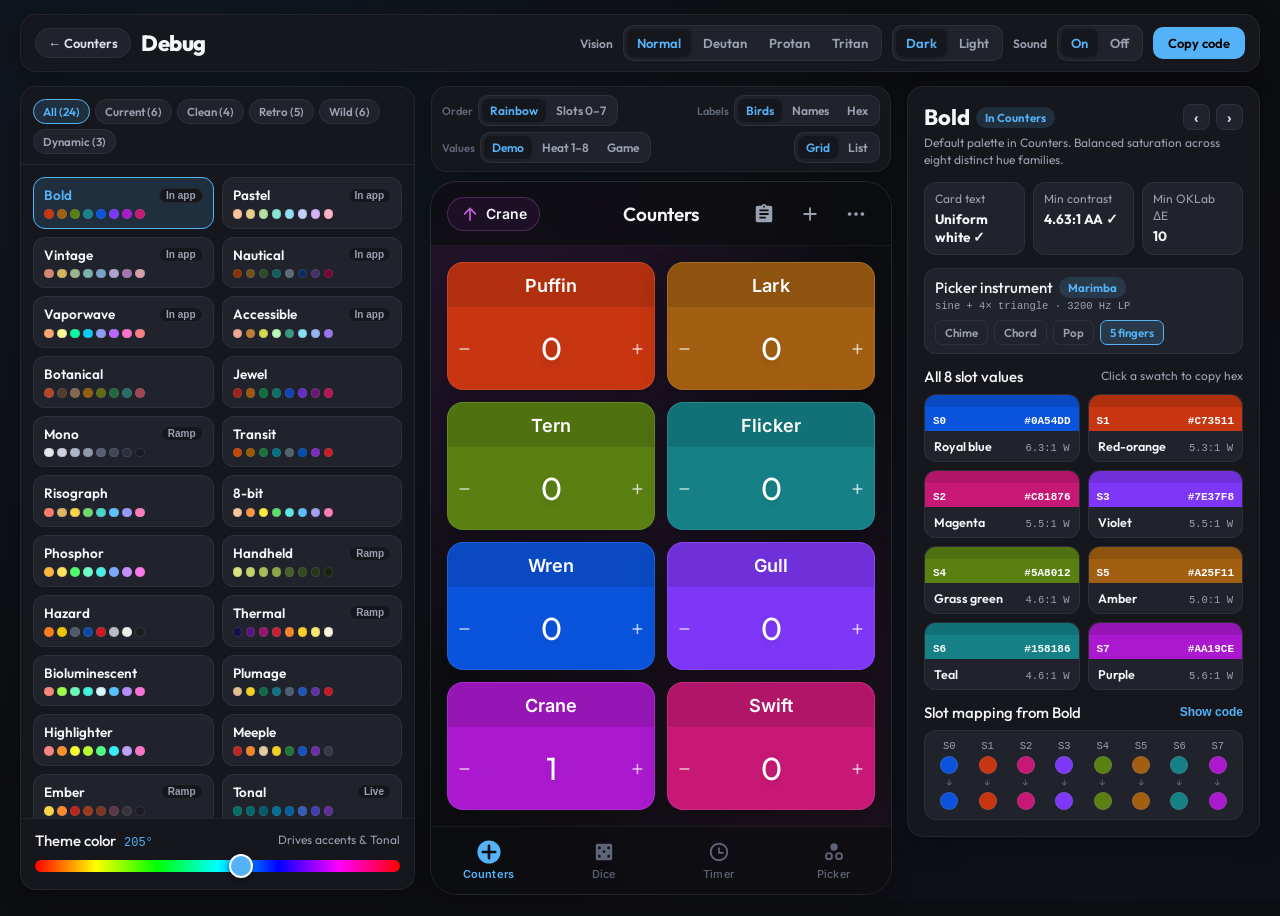
<file: debug.html>
<!doctype html>
<html lang="en" class="dark-mode">
  <head>
    <script>window.__APP_VERSION__ = "0.3.5";
window.__COMMIT_HASH__ = "a014b23";
window.__IS_DIRTY__ = false;</script>

    <meta charset="utf-8" />
    <meta name="viewport" content="width=device-width, initial-scale=1" />
    <meta name="robots" content="noindex, nofollow" />
    <title>Debug — Counters</title>
    <link rel="icon" type="image/png" href="./favicon.png" />
    <meta name="theme-color" content="#0d0e11" />
    <script type="module" crossorigin src="./assets/debug-workbench-USrwJXmB.js"></script>
    <link rel="modulepreload" crossorigin href="./assets/palettes-Bg6VGpQG.js">
    <link rel="modulepreload" crossorigin href="./assets/logger-CEcUDWov.js">
    <link rel="modulepreload" crossorigin href="./assets/palettes-candidates-EAccjPlP.js">
    <link rel="stylesheet" crossorigin href="./assets/palettes-CXeKeeoR.css">
    <link rel="stylesheet" crossorigin href="./assets/palettes-candidates-CgWBUvXs.css">
  </head>

  <body class="debug-body">
    <div id="ambient-backdrop" class="ambient-backdrop" aria-hidden="true"></div>

    <!-- Populated dynamically from CVD_MATRICES in palettes.js -->
    <svg width="0" height="0" style="position: absolute" aria-hidden="true">
      <defs id="cvd-filter-defs"></defs>
    </svg>

    <div class="studio-shell">
      <header class="studio-topbar">
        <div class="topbar-brand">
          <a href="./" class="secondary-btn lab-back-btn" id="btn-back-counters">
            ← Counters
          </a>

          <div class="brand-heading">
            <h1 class="studio-title">Debug</h1>
          </div>
        </div>

        <div class="topbar-controls">
          <div class="control-cluster" role="group" aria-label="Color vision simulation">
            <span class="cluster-label">Vision</span>
            <div class="segmented-control" id="vision-mode-group">
              <button type="button" class="segment-btn active" data-vision="normal" aria-pressed="true">Normal</button>
              <button type="button" class="segment-btn" data-vision="deuteranopia" aria-pressed="false" title="Simulate deuteranopia">Deutan</button>
              <button type="button" class="segment-btn" data-vision="protanopia" aria-pressed="false" title="Simulate protanopia">Protan</button>
              <button type="button" class="segment-btn" data-vision="tritanopia" aria-pressed="false" title="Simulate tritanopia">Tritan</button>
            </div>
          </div>

          <div class="control-cluster" role="group" aria-label="Appearance">
            <div class="segmented-control" id="theme-mode-group">
              <button type="button" class="segment-btn active" data-theme-mode="dark" aria-pressed="true">Dark</button>
              <button type="button" class="segment-btn" data-theme-mode="light" aria-pressed="false">Light</button>
            </div>
          </div>

          <div class="control-cluster" role="group" aria-label="Sound">
            <span class="cluster-label">Sound</span>
            <div class="segmented-control" id="sound-mode-group">
              <button type="button" class="segment-btn active" data-sound-mode="on" aria-pressed="true">On</button>
              <button type="button" class="segment-btn" data-sound-mode="off" aria-pressed="false">Off</button>
            </div>
          </div>

          <button type="button" class="primary-btn lab-compact-btn" id="btn-copy-code">
            Copy code
          </button>
        </div>
      </header>

      <main class="studio-workspace">
        <!-- Left column: 24-palette catalog using Counters' .palette-picker-grid & .palette-option-card -->
        <aside class="catalog-column" aria-label="Palette catalog">
          <div class="settings-section catalog-panel">
            <div class="catalog-header">
              <div class="category-tabs" id="category-tabs" role="tablist" aria-label="Palette categories"></div>
            </div>

            <div
              class="palette-picker-grid palette-catalog-scroll"
              id="palette-catalog-grid"
              role="radiogroup"
              aria-label="Palettes"
            ></div>

            <div class="dynamic-dock" id="dynamic-dock">
              <div class="hue-row">
                <div class="hue-row-top">
                  <label for="studio-theme-hue" class="setting-title">
                    Theme color
                    <span class="dock-sub" id="theme-hue-readout">205°</span>
                  </label>
                  <span class="setting-desc" id="theme-hue-hint">Drives accents &amp; Tonal</span>
                </div>
                <input
                  type="range"
                  id="studio-theme-hue"
                  class="hue-slider"
                  min="0"
                  max="360"
                  value="205"
                  aria-label="Theme color hue"
                />
              </div>

              <div class="dynamic-extra" id="dynamic-extra" hidden></div>
            </div>
          </div>
        </aside>

        <!-- Center column: Real live Counters app in sandboxed ?lab=1 iframe -->
        <section class="simulator-column" aria-label="Live Counters app">
          <div class="settings-section sim-toolbar" role="toolbar" aria-label="Board preset controls">
            <div class="sim-tool-group" title="Card ordering on the board">
              <span class="sim-tool-label">Order</span>
              <div class="segmented-control lab-mini-seg" id="board-order-group">
                <button type="button" class="segment-btn active" data-order="rainbow" aria-pressed="true">Rainbow</button>
                <button type="button" class="segment-btn" data-order="slots" aria-pressed="false">Slots 0–7</button>
              </div>
            </div>

            <div class="sim-tool-group" title="Counter labels">
              <span class="sim-tool-label">Labels</span>
              <div class="segmented-control lab-mini-seg" id="board-label-group">
                <button type="button" class="segment-btn active" data-label-mode="birds" aria-pressed="true">Birds</button>
                <button type="button" class="segment-btn" data-label-mode="colors" aria-pressed="false">Names</button>
                <button type="button" class="segment-btn" data-label-mode="hex" aria-pressed="false">Hex</button>
              </div>
            </div>

            <div class="sim-tool-group" title="Counter values">
              <span class="sim-tool-label">Values</span>
              <div class="segmented-control lab-mini-seg" id="board-preset-group">
                <button type="button" class="segment-btn active" data-preset="demo" aria-pressed="true">Demo</button>
                <button type="button" class="segment-btn" data-preset="heat" aria-pressed="false">Heat 1–8</button>
                <button type="button" class="segment-btn" data-preset="scores" aria-pressed="false">Game</button>
              </div>
            </div>

            <div class="sim-tool-group" title="Grid or list layout">
              <div class="segmented-control lab-mini-seg" id="board-layout-group">
                <button type="button" class="segment-btn active" data-layout-mode="grid" aria-pressed="true">Grid</button>
                <button type="button" class="segment-btn" data-layout-mode="list" aria-pressed="false">List</button>
              </div>
            </div>
          </div>

          <div class="device-frame" id="counters-device">
            <iframe
              id="counters-iframe"
              class="counters-iframe"
              src="./?lab=1"
              title="Live Counters preview"
            ></iframe>
          </div>
        </section>

        <!-- Right column: 8-slot values, contrast audit & Picker instrument -->
        <section class="inspector-column" aria-label="Palette details">
          <div class="settings-section inspector-panel">
            <div class="inspector-header">
              <div class="inspector-title-row">
                <div class="inspector-title-wrap">
                  <h2 class="inspector-title" id="inspector-palette-name">Bold</h2>
                  <span class="debug-badge" id="inspector-group-badge">In Counters</span>
                </div>
                <div class="step-arrows">
                  <button type="button" class="secondary-btn step-arrow-btn" id="btn-prev-palette" aria-label="Previous palette" title="Previous palette ([)">‹</button>
                  <button type="button" class="secondary-btn step-arrow-btn" id="btn-next-palette" aria-label="Next palette" title="Next palette (])">›</button>
                </div>
              </div>
              <p class="setting-desc inspector-notes" id="inspector-palette-notes"></p>
            </div>

            <div class="audit-metrics">
              <div class="metric-tile">
                <span class="setting-desc">Card text</span>
                <span class="metric-value" id="metric-polarity">Uniform white</span>
              </div>
              <div class="metric-tile">
                <span class="setting-desc">Min contrast</span>
                <span class="metric-value" id="metric-contrast">4.63:1 AA</span>
              </div>
              <div class="metric-tile">
                <span class="setting-desc" id="metric-delta-label">Min OKLab ΔE</span>
                <span class="metric-value" id="metric-delta">10.0</span>
              </div>
            </div>

            <div class="instrument-strip" id="instrument-strip">
              <div class="instrument-info">
                <span class="instrument-title-row">
                  <span class="setting-title">Picker instrument</span>
                  <span class="debug-badge" id="instrument-name">Marimba</span>
                </span>
                <span class="instrument-recipe" id="instrument-recipe">sine + 4× triangle · 3200 Hz LP</span>
              </div>
              <div class="instrument-actions">
                <button type="button" class="dyn-chip" id="btn-audition-chime" title="Play settings preview chime">Chime</button>
                <button type="button" class="dyn-chip" id="btn-audition-chord" title="Play Picker chord resolution">Chord</button>
                <button type="button" class="dyn-chip" id="btn-audition-pop" title="Play defeated pointer pop">Pop</button>
                <button type="button" class="dyn-chip accent-chip" id="btn-demo-picker" title="Switch to Picker and drop 5 virtual fingers (or click spots directly on the Picker tab)">5 fingers</button>
              </div>
            </div>

            <div class="swatches-section">
              <div class="section-caption-row">
                <span class="setting-title">All 8 slot values</span>
                <span class="setting-desc">Click a swatch to copy hex</span>
              </div>
              <div class="swatch-values-grid" id="swatch-values-grid"></div>
            </div>

            <div class="migration-section">
              <div class="section-caption-row">
                <span class="setting-title">Slot mapping from Bold</span>
                <button type="button" class="text-link-btn" id="btn-toggle-code">Show code</button>
              </div>
              <div class="slot-migration-strip" id="slot-migration-strip" aria-label="Slot color mapping from Bold"></div>
            </div>

            <div class="code-drawer" id="code-drawer" hidden>
              <pre class="code-pre"><code id="code-snippet"></code></pre>
            </div>
          </div>
        </section>
      </main>
    </div>

    <div id="studio-toast" class="studio-toast" role="status" aria-live="polite" hidden></div>

  </body>
</html>
</file>
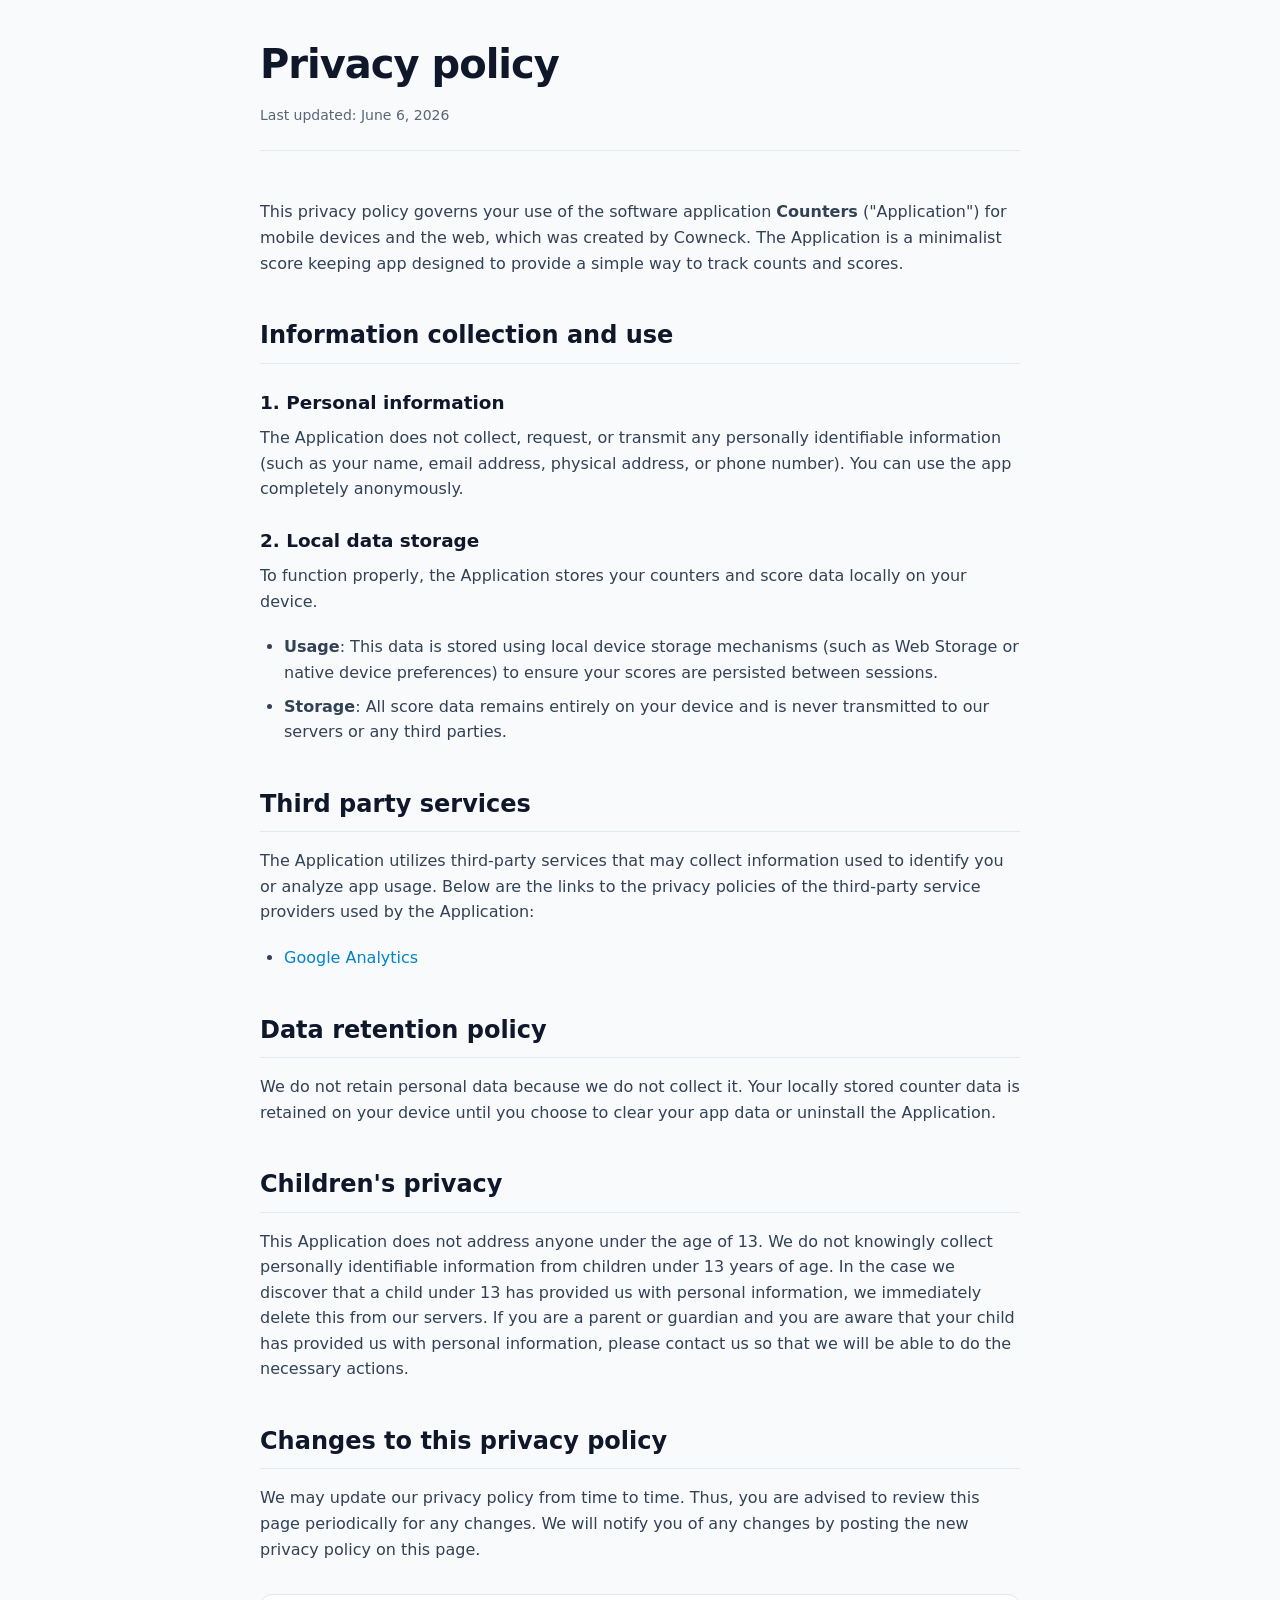
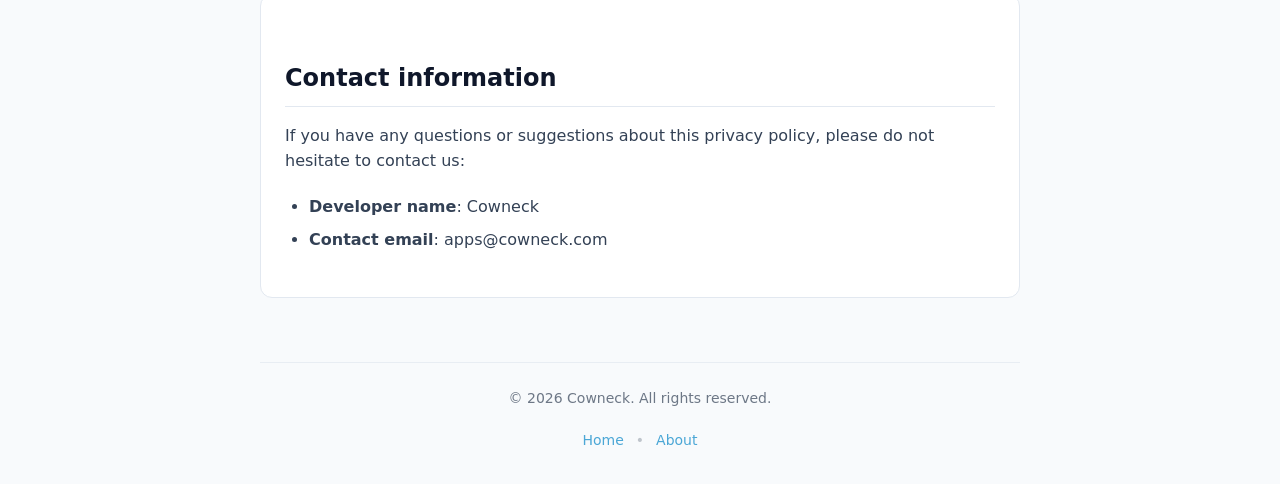
<file: privacy.html>
<!doctype html>
<html lang="en">
  <head>
    <meta charset="UTF-8" />
    <meta name="viewport" content="width=device-width, initial-scale=1.0" />
    <title>Privacy policy - Counters</title>
    <meta
      name="description"
      content="Privacy policy for the Counters web, iOS, and Android application."
    />
    <link rel="canonical" href="https://counters.cowneck.com/privacy.html" />
    <link rel="icon" type="image/png" href="/favicon.png" />
    <meta name="theme-color" content="#0f172a" />
    <meta property="og:type" content="website" />
    <meta property="og:site_name" content="Counters" />
    <meta property="og:title" content="Privacy policy - Counters" />
    <meta
      property="og:description"
      content="Privacy policy for the Counters web, iOS, and Android application."
    />
    <meta property="og:url" content="https://counters.cowneck.com/privacy.html" />
    <meta property="og:image" content="https://counters.cowneck.com/og-image.jpg" />
    <meta property="og:image:width" content="1200" />
    <meta property="og:image:height" content="630" />
    <meta name="twitter:card" content="summary_large_image" />
    <meta name="twitter:title" content="Privacy policy - Counters" />
    <meta
      name="twitter:description"
      content="Privacy policy for the Counters web, iOS, and Android application."
    />
    <meta name="twitter:image" content="https://counters.cowneck.com/og-image.jpg" />
    <style>
      :root {
        --bg-color: #0f172a;
        --card-bg: #1e293b;
        --text-color: #cbd5e1;
        --heading-color: #f8fafc;
        --accent-color: #38bdf8;
        --border-color: #334155;
        --max-width: 760px;
      }

      @media (prefers-color-scheme: light) {
        :root {
          --bg-color: #f8fafc;
          --card-bg: #ffffff;
          --text-color: #334155;
          --heading-color: #0f172a;
          --accent-color: #0284c7;
          --border-color: #e2e8f0;
        }
      }

      body {
        font-family:
          system-ui,
          -apple-system,
          BlinkMacSystemFont,
          'Segoe UI',
          Roboto,
          Oxygen,
          Ubuntu,
          Cantarell,
          'Open Sans',
          'Helvetica Neue',
          sans-serif;
        background-color: var(--bg-color);
        color: var(--text-color);
        line-height: 1.6;
        margin: 0;
        padding: 2rem 1.5rem;
        display: flex;
        justify-content: center;
      }

      .container {
        max-width: var(--max-width);
        width: 100%;
      }

      header {
        margin-bottom: 3rem;
        border-bottom: 1px solid var(--border-color);
        padding-bottom: 1.5rem;
      }

      h1 {
        color: var(--heading-color);
        font-size: 2.5rem;
        margin: 0 0 0.5rem 0;
        font-weight: 800;
        letter-spacing: -0.025em;
      }

      h2 {
        color: var(--heading-color);
        font-size: 1.5rem;
        margin: 2.5rem 0 1rem 0;
        font-weight: 700;
        border-bottom: 1px solid var(--border-color);
        padding-bottom: 0.5rem;
      }

      h3 {
        color: var(--heading-color);
        font-size: 1.15rem;
        margin: 1.5rem 0 0.5rem 0;
        font-weight: 600;
      }

      p {
        margin: 0 0 1.25rem 0;
      }

      ul {
        margin: 0 0 1.25rem 0;
        padding-left: 1.5rem;
      }

      li {
        margin-bottom: 0.5rem;
      }

      a {
        color: var(--accent-color);
        text-decoration: none;
        font-weight: 500;
      }

      a:hover {
        text-decoration: underline;
      }

      .meta {
        font-size: 0.875rem;
        opacity: 0.8;
        margin: 0;
      }

      .card {
        background-color: var(--card-bg);
        border: 1px solid var(--border-color);
        border-radius: 12px;
        padding: 1.5rem;
        margin: 2rem 0;
      }

      .card p:last-child {
        margin-bottom: 0;
      }

      footer {
        margin-top: 4rem;
        border-top: 1px solid var(--border-color);
        padding-top: 1.5rem;
        text-align: center;
        font-size: 0.875rem;
        opacity: 0.7;
      }

      .footer-links {
        margin-top: 0.75rem;
        display: flex;
        justify-content: center;
        gap: 0.75rem;
        font-size: 0.875rem;
      }

      .footer-links .separator {
        opacity: 0.4;
      }
    </style>
  </head>
  <body>
    <div class="container">
      <header>
        <h1>Privacy policy</h1>
        <p class="meta">Last updated: June 6, 2026</p>
      </header>

      <main>
        <p>
          This privacy policy governs your use of the software application
          <strong>Counters</strong> ("Application") for mobile devices and the web,
          which was created by Cowneck. The Application is a minimalist score keeping app
          designed to provide a simple way to track counts and scores.
        </p>

        <h2>Information collection and use</h2>

        <h3>1. Personal information</h3>
        <p>
          The Application does not collect, request, or transmit any personally
          identifiable information (such as your name, email address, physical
          address, or phone number). You can use the app completely
          anonymously.
        </p>

        <h3>2. Local data storage</h3>
        <p>
          To function properly, the Application stores your counters and score data
          locally on your device.
        </p>
        <ul>
          <li>
            <strong>Usage</strong>: This data is stored using local device storage mechanisms
            (such as Web Storage or native device preferences) to ensure your scores are
            persisted between sessions.
          </li>
          <li>
            <strong>Storage</strong>: All score data remains entirely on your device and is never
            transmitted to our servers or any third parties.
          </li>
        </ul>

        <h2>Third party services</h2>
        <p>
          The Application utilizes third-party services that may collect
          information used to identify you or analyze app usage. Below are
          the links to the privacy policies of the third-party service providers
          used by the Application:
        </p>
        <ul>
          <li>
            <a
              href="https://policies.google.com/privacy"
              target="_blank"
              rel="noopener noreferrer"
              >Google Analytics</a
            >
          </li>
        </ul>

        <h2>Data retention policy</h2>
        <p>
          We do not retain personal data because we do not collect it. Your locally stored
          counter data is retained on your device until you choose to clear your app data or
          uninstall the Application.
        </p>

        <h2>Children's privacy</h2>
        <p>
          This Application does not address anyone under the age of 13. We do
          not knowingly collect personally identifiable information from
          children under 13 years of age. In the case we discover that a child
          under 13 has provided us with personal information, we immediately
          delete this from our servers. If you are a parent or guardian and you
          are aware that your child has provided us with personal information,
          please contact us so that we will be able to do the necessary actions.
        </p>

        <h2>Changes to this privacy policy</h2>
        <p>
          We may update our privacy policy from time to time. Thus, you are
          advised to review this page periodically for any changes. We will
          notify you of any changes by posting the new privacy policy on this
          page.
        </p>

        <div class="card">
          <h2>Contact information</h2>
          <p>
            If you have any questions or suggestions about this privacy policy,
            please do not hesitate to contact us:
          </p>
          <ul>
            <li><strong>Developer name</strong>: Cowneck</li>
            <li><strong>Contact email</strong>: apps@cowneck.com</li>
          </ul>
        </div>
      </main>

      <footer>
        <p>&copy; 2026 Cowneck. All rights reserved.</p>
        <div class="footer-links">
          <a href="index.html">Home</a>
          <span class="separator">&bull;</span>
          <a href="about.html">About</a>
        </div>
      </footer>
    </div>
  </body>
</html>
</file>
<file: assets/palettes-CXeKeeoR.css>
@font-face{font-family:Inter Variable;font-style:normal;font-display:swap;font-weight:100 900;src:url(./inter-cyrillic-ext-wght-normal-BOeWTOD4.woff2)format("woff2-variations");unicode-range:U+460-52F,U+1C80-1C8A,U+20B4,U+2DE0-2DFF,U+A640-A69F,U+FE2E-FE2F}@font-face{font-family:Inter Variable;font-style:normal;font-display:swap;font-weight:100 900;src:url(./inter-cyrillic-wght-normal-DqGufNeO.woff2)format("woff2-variations");unicode-range:U+301,U+400-45F,U+490-491,U+4B0-4B1,U+2116}@font-face{font-family:Inter Variable;font-style:normal;font-display:swap;font-weight:100 900;src:url(./inter-greek-ext-wght-normal-DlzME5K_.woff2)format("woff2-variations");unicode-range:U+1F??}@font-face{font-family:Inter Variable;font-style:normal;font-display:swap;font-weight:100 900;src:url(./inter-greek-wght-normal-CkhJZR-_.woff2)format("woff2-variations");unicode-range:U+370-377,U+37A-37F,U+384-38A,U+38C,U+38E-3A1,U+3A3-3FF}@font-face{font-family:Inter Variable;font-style:normal;font-display:swap;font-weight:100 900;src:url(./inter-vietnamese-wght-normal-CBcvBZtf.woff2)format("woff2-variations");unicode-range:U+102-103,U+110-111,U+128-129,U+168-169,U+1A0-1A1,U+1AF-1B0,U+300-301,U+303-304,U+308-309,U+323,U+329,U+1EA0-1EF9,U+20AB}@font-face{font-family:Inter Variable;font-style:normal;font-display:swap;font-weight:100 900;src:url(./inter-latin-ext-wght-normal-DO1Apj_S.woff2)format("woff2-variations");unicode-range:U+100-2BA,U+2BD-2C5,U+2C7-2CC,U+2CE-2D7,U+2DD-2FF,U+304,U+308,U+329,U+1D00-1DBF,U+1E00-1E9F,U+1EF2-1EFF,U+2020,U+20A0-20AB,U+20AD-20C0,U+2113,U+2C60-2C7F,U+A720-A7FF}@font-face{font-family:Inter Variable;font-style:normal;font-display:swap;font-weight:100 900;src:url(./inter-latin-wght-normal-Dx4kXJAl.woff2)format("woff2-variations");unicode-range:U+??,U+131,U+152-153,U+2BB-2BC,U+2C6,U+2DA,U+2DC,U+304,U+308,U+329,U+2000-206F,U+20AC,U+2122,U+2191,U+2193,U+2212,U+2215,U+FEFF,U+FFFD}@font-face{font-family:Outfit Variable;font-style:normal;font-display:swap;font-weight:100 900;src:url(./outfit-latin-ext-wght-normal-DdQaqQDo.woff2)format("woff2-variations");unicode-range:U+100-2BA,U+2BD-2C5,U+2C7-2CC,U+2CE-2D7,U+2DD-2FF,U+304,U+308,U+329,U+1D00-1DBF,U+1E00-1E9F,U+1EF2-1EFF,U+2020,U+20A0-20AB,U+20AD-20C0,U+2113,U+2C60-2C7F,U+A720-A7FF}@font-face{font-family:Outfit Variable;font-style:normal;font-display:swap;font-weight:100 900;src:url(./outfit-latin-wght-normal-Bc-8i84L.woff2)format("woff2-variations");unicode-range:U+??,U+131,U+152-153,U+2BB-2BC,U+2C6,U+2DA,U+2DC,U+304,U+308,U+329,U+2000-206F,U+20AC,U+2122,U+2191,U+2193,U+2212,U+2215,U+FEFF,U+FFFD}:root{--font-primary:"Outfit Variable", "Inter Variable", -apple-system, BlinkMacSystemFont, "Segoe UI", Roboto, sans-serif;--font-secondary:"Inter Variable", -apple-system, sans-serif;--ease-spring:cubic-bezier(.34, 1.56, .64, 1);--ease-smooth:cubic-bezier(.25, 1, .5, 1);--trans-fast:.15s var(--ease-smooth);--trans-normal:.25s var(--ease-smooth);--trans-spring:.4s var(--ease-spring);--header-height:64px;--nav-height:68px;--max-app-width:500px;--theme-hue:205}:root.light-mode{--lightningcss-light:initial;--lightningcss-dark: ;color-scheme:light;--bg-primary:#f2f3f7;--bg-secondary:#fff;--bg-tertiary:#e9ebee;--text-primary:#191b22;--text-secondary:#697082;--text-tertiary:#9da3b4;--text-danger:#c62828;--text-button-secondary:#4a5060;--border-light:#00000014;--border-strong:#00000026;--card-shadow:0 4px 16px #0000000a;--modal-backdrop:#00000059;--overlay-bg:#fffffff5;--accent-color:var(--accent-fill-light,#0672be);--accent-ink:var(--accent-ink-light,#0564a8);--accent-graphic:var(--accent-graphic-light,#0786e1);--accent-large-text:var(--accent-large-text-light,#0672be);--accent-nav-icon:var(--accent-nav-icon-light,#0672be);--accent-nav-text:var(--accent-nav-text-light,#0672be);--accent-badge-rim:var(--accent-badge-rim-light,none);--accent-badge-radius:var(--accent-badge-radius-light,11.25px);--accent-badge-mark:var(--accent-badge-mark-light,#fff);--accent-badge-pip:var(--accent-badge-mark-light,#fff);--accent-fill-border:var(--accent-fill-border-light,transparent);--accent-on-fill:var(--accent-on-fill-light,#fff);--accent-light:hsla(var(--theme-hue), 94%, 60%, .1);--glass-bg:#f2f3f7bf}:root,:root.dark-mode{--lightningcss-light: ;--lightningcss-dark:initial;color-scheme:dark;--bg-primary:#0d0e11;--bg-secondary:#16171d;--bg-tertiary:#21232c;--text-primary:#f5f6fa;--text-secondary:#9aa1b1;--text-tertiary:#5d6475;--text-danger:#ff8e8e;--text-button-secondary:#dce0e8;--border-light:#ffffff0f;--border-strong:#ffffff1f;--card-shadow:0 8px 24px #00000040;--modal-backdrop:#0000008c;--overlay-bg:#16171df5;--accent-color:hsl(var(--theme-hue), 92%, 65%);--accent-ink:var(--accent-ink-dark,#54b3f8);--accent-graphic:var(--accent-graphic-dark,#54b3f8);--accent-large-text:var(--accent-large-text-dark,#54b3f8);--accent-nav-icon:var(--accent-nav-icon-dark,#54b3f8);--accent-nav-text:var(--accent-nav-text-dark,#54b3f8);--accent-badge-rim:var(--accent-badge-rim-dark,none);--accent-badge-radius:var(--accent-badge-radius-dark,11.25px);--accent-badge-mark:var(--bg-secondary);--accent-badge-pip:var(--bg-primary);--accent-fill-border:transparent;--accent-on-fill:var(--accent-on-fill-dark,#000);--accent-light:hsla(var(--theme-hue), 92%, 65%, .15);--glass-bg:#0d0e11bf}*{box-sizing:border-box;-webkit-touch-callout:none;-webkit-user-select:none;user-select:none;margin:0;padding:0;-webkit-tap-highlight-color:transparent!important}input,textarea,[contenteditable=true]{-webkit-user-select:text;user-select:text}button,a,img,svg,.nav-item,.counter-card{-webkit-user-drag:none;user-drag:none}button:focus,a:focus,select:focus,div[tabindex]:focus,[tabindex]:focus{outline:none}button:focus-visible,a:focus-visible,select:focus-visible,.nav-item:focus-visible,.counter-card:focus-visible{outline:2px solid var(--accent-graphic);outline-offset:2px}html,body{overscroll-behavior:none;overscroll-behavior-y:none}html{touch-action:manipulation}body{font-family:var(--font-primary);background-color:var(--bg-primary);color:var(--text-primary);justify-content:center;align-items:center;min-height:100dvh;display:flex;overflow:hidden}@property --ambient-glow-1{syntax:"<color>";inherits:false;initial-value:#3aa8f811}@property --ambient-glow-2{syntax:"<color>";inherits:false;initial-value:#6366f10a}@property --ambient-glow-3{syntax:"<color>";inherits:false;initial-value:#3aa8f805}.ambient-backdrop{background-image:radial-gradient(circle at 14% 14%, var(--ambient-glow-1) 0%, transparent 52%), radial-gradient(circle at 86% 84%, var(--ambient-glow-2) 0%, transparent 55%), radial-gradient(circle at 50% 46%, var(--ambient-glow-3) 0%, transparent 68%);z-index:0;pointer-events:none;position:fixed;inset:0}.ambient-backdrop.ambient-ready{transition:--ambient-glow-1 2.6s ease-in-out,--ambient-glow-2 2.6s ease-in-out,--ambient-glow-3 2.6s ease-in-out}.app-header,.app-main,.app-nav,dialog{width:100%;max-width:var(--max-app-width)}body>.app-header,body>.app-main,body>.app-nav{position:fixed;left:50%;transform:translate(-50%)}:root.viewport-locked .ambient-backdrop{height:var(--locked-app-height);bottom:auto}:root.viewport-locked .app-main{height:var(--locked-main-height);bottom:auto}:root.viewport-locked .app-nav{bottom:auto;top:var(--locked-nav-top);height:var(--locked-nav-height)}@supports (scrollbar-color:auto){*{scrollbar-color:var(--text-tertiary) transparent;scrollbar-width:thin}}@supports not (scrollbar-color:auto){::-webkit-scrollbar{width:6px;height:6px}::-webkit-scrollbar-thumb{background:var(--text-tertiary);border-radius:3px}::-webkit-scrollbar-track{background:0 0}}.app-header{height:calc(var(--header-height) + env(safe-area-inset-top,0px));background-color:var(--glass-bg);-webkit-backdrop-filter:blur(16px);backdrop-filter:blur(16px);border-bottom:1px solid var(--border-light);padding:env(safe-area-inset-top,0px) calc(16px + env(safe-area-inset-right,0px)) 0 calc(16px + env(safe-area-inset-left,0px));z-index:100;grid-template-columns:1fr auto 1fr;align-items:center;display:grid;top:0}.header-left{font-family:var(--font-secondary);color:var(--text-primary);cursor:pointer;background-color:var(--leader-bg,var(--bg-tertiary));text-overflow:ellipsis;white-space:nowrap;border:1px solid var(--leader-border,var(--border-light));max-width:130px;transition:all var(--trans-fast);border-radius:20px;grid-area:1/1;justify-self:start;align-items:center;gap:6px;padding:6px 12px;font-size:14px;font-weight:600;display:flex;overflow:hidden}.picker-mode-pill{background-color:var(--bg-tertiary);border-color:var(--border-light);opacity:0;pointer-events:none;transition:opacity .22s cubic-bezier(.4, 0, .2, 1), transform .22s cubic-bezier(.4, 0, .2, 1), background-color var(--trans-fast);transform:scale(.94)}.app-header[data-active-tab=picker] .picker-mode-pill{opacity:1;pointer-events:auto;transform:scale(1)}.app-header[data-active-tab=picker] .picker-mode-pill.is-locked{opacity:.4;pointer-events:none}.app-header[data-active-tab=picker] #header-leader-container{opacity:0!important;pointer-events:none!important}.picker-mode-icon{color:var(--accent-ink);flex-shrink:0;justify-content:center;align-items:center;display:flex}.picker-mode-text{text-overflow:ellipsis;white-space:nowrap;min-width:0;overflow:hidden}@media (hover:hover){.header-left:hover{background-color:var(--leader-border,var(--border-light))}}.leader-icon{color:var(--leader-color,var(--accent-ink));justify-content:center;align-items:center;display:flex}.dark-mode .header-left{border-color:var(--leader-ink-dark-border,var(--border-light))}.dark-mode .leader-icon{color:var(--leader-ink-dark,var(--leader-color,var(--accent-ink)))}.light-mode .header-left{border-color:var(--leader-ink-border,var(--border-light))}.light-mode .leader-icon{color:var(--leader-ink-light,var(--leader-color,var(--accent-ink)))}.leader-text{text-overflow:ellipsis;white-space:nowrap;min-width:0;overflow:hidden}.header-center{text-align:center;grid-area:1/2;justify-content:center;align-items:center;display:flex;position:relative}.app-title,.app-title-ghost{letter-spacing:-.2px;color:var(--text-primary);font-size:19px;font-weight:600}.app-title-ghost{pointer-events:none;white-space:nowrap;justify-content:center;align-items:center;display:flex;position:absolute;inset:0}.header-right{grid-area:1/3;justify-content:flex-end;gap:8px;display:flex}.header-btn{color:var(--text-secondary);cursor:pointer;width:38px;height:38px;transition:all var(--trans-fast);background:0 0;border:none;border-radius:50%;justify-content:center;align-items:center;display:flex}@media (hover:hover){.header-btn:hover{background-color:var(--bg-tertiary);color:var(--text-primary)}}.counters-only-control{opacity:var(--counters-visibility,1);transform:scale(calc(.94 + .06 * var(--counters-visibility,1)));transition:background-color var(--trans-fast), color var(--trans-fast), border-color var(--trans-fast)}.header-btn:active{transform:scale(.92)}.header-left.leader-empty{opacity:0;pointer-events:none}.app-header:not([data-active-tab=counters]) .counters-only-control{pointer-events:none}@media (prefers-reduced-motion:reduce){.counters-only-control{transition:none}}.app-main{top:calc(var(--header-height) + env(safe-area-inset-top,0px));bottom:calc(var(--nav-height) + env(safe-area-inset-bottom,0px));z-index:10;overflow:hidden}.tabs-slider{scroll-snap-type:x mandatory;-webkit-overflow-scrolling:touch;overscroll-behavior-x:contain;scrollbar-width:none;-ms-overflow-style:none;width:100%;height:100%;display:flex;overflow-x:auto}.tabs-slider::-webkit-scrollbar{width:0;height:0;display:none}.tab-content{scroll-snap-align:start;-webkit-overflow-scrolling:touch;overscroll-behavior-y:contain;width:100%;height:100%;padding:16px calc(16px + env(safe-area-inset-right,0px)) 16px calc(16px + env(safe-area-inset-left,0px));flex:0 0 100%;overflow-y:auto}.counters-container{flex-direction:column;gap:12px;height:100%;display:flex}html[data-layout=grid] .counters-container{grid-template-columns:repeat(2,1fr);grid-auto-rows:1fr;gap:12px;height:100%;display:grid}.counter-card{background-color:var(--card-theme,var(--bg-secondary));color:var(--card-text,var(--text-primary));view-transition-class:counter-card;height:auto;min-height:80px;box-shadow:var(--card-shadow);transition:transform var(--trans-spring), box-shadow var(--trans-normal);border:1px solid #ffffff14;border-radius:16px;flex-direction:column;flex:1;justify-content:space-between;display:flex;position:relative;overflow:hidden}html[data-layout=grid] .counter-card{height:auto}@media (hover:hover){.counter-card:hover{transform:translateY(-2px);box-shadow:0 12px 28px #0000004d}}:root:not(.viewport-locked) .counter-card:not(.dragging):has(.card-direct-zone:active,.card-value-body:active){transform:scale(.985)}.card-header{cursor:pointer;height:44px;transition:background-color var(--trans-fast);z-index:5;touch-action:none;background-color:#0000001f;justify-content:center;align-items:center;padding:0 12px;display:flex;position:relative}.card-header:active{background-color:#00000038}.card-header:focus-visible{box-shadow:inset 0 0 0 2px var(--card-text,var(--focus-ring));outline:none}[data-drag-enabled=true] .card-header{cursor:grab}[data-drag-enabled=true] .card-header:active{cursor:grabbing}.counter-card.dragging{display:none!important}.drag-ghost{pointer-events:none;z-index:9999;opacity:.92;will-change:transform;border-radius:16px;position:fixed;top:0;left:0;transform:rotate(1.5deg)scale(1.03);box-shadow:0 16px 40px #00000073;transition:none!important}.drag-placeholder{border:2px dashed var(--accent-graphic);opacity:.5;pointer-events:none;background-color:#ffffff0d;border-radius:16px;flex-shrink:0}.hue-slider{-webkit-appearance:none;background:linear-gradient(90deg,red,#ff0,#0f0,#0ff,#00f,#f0f,red);border-radius:6px;outline:none;width:100%;height:12px;margin-top:10px;margin-bottom:5px}.hue-slider::-webkit-slider-thumb{appearance:none;background:var(--accent-color);cursor:pointer;width:24px;height:24px;transition:transform var(--trans-fast);border:2px solid #fff;border-radius:50%;box-shadow:0 2px 5px #0006}@media (hover:hover){.hue-slider::-webkit-slider-thumb:hover{transform:scale(1.15)}}.hue-slider:focus-visible::-webkit-slider-thumb{outline:2px solid var(--text-primary);outline-offset:3px}.counter-label{color:var(--card-label-text,inherit);font-family:var(--font-secondary);letter-spacing:.1px;text-overflow:ellipsis;white-space:nowrap;text-align:center;max-width:100%;font-size:18px;font-weight:600;overflow:hidden}.card-body-wrapper{flex:1;justify-content:space-between;align-items:stretch;width:100%;display:flex;position:relative}.card-value-body{cursor:pointer;box-sizing:border-box;flex:auto;justify-content:center;align-items:center;min-width:56px;max-width:calc(100% - 96px);padding:0 8px;display:flex}.value-display{font-family:var(--font-primary);letter-spacing:-1.5px;text-shadow:0 2px 8px #00000026;transition:transform var(--trans-spring);white-space:nowrap;text-overflow:ellipsis;min-width:0;max-width:100%;font-size:46px;font-weight:400;overflow:hidden}html[data-layout=grid] .value-display{font-size:32px}html[data-layout=grid] .card-value-body{min-width:36px;max-width:calc(100% - 64px);padding:0 4px}html[data-layout=grid] .card-direct-zone{flex:1 1 0;min-width:32px}html[data-layout=grid] .card-direct-zone-minus{padding-left:10px}html[data-layout=grid] .card-direct-zone-plus{padding-right:10px}.card-value-body:active .value-display{transform:scale(.96)}.card-direct-zone{opacity:.7;cursor:pointer;min-width:48px;transition:all var(--trans-normal);background-color:#fff0;flex:1 1 0;align-items:center;font-size:24px;font-weight:300;display:flex}.card-direct-zone-minus{justify-content:flex-start;padding-left:15px}.card-direct-zone-plus{justify-content:flex-end;padding-right:15px}@media (hover:hover){.counter-card:hover .card-direct-zone{opacity:.85}.card-direct-zone:hover{background-color:#ffffff14;opacity:1!important}}.card-direct-zone:active{opacity:1;background-color:#ffffff2e}.card-value-body:focus-visible,.card-direct-zone:focus-visible{box-shadow:inset 0 0 0 2px var(--focus-ring);border-radius:12px;outline:none}.zone-active-flash{animation:.3s ease-out cardEdgeActive}@keyframes cardEdgeActive{0%{background-color:#fff0}30%{background-color:#ffffff38}to{background-color:#fff0}}.empty-state{text-align:center;color:var(--text-secondary);box-sizing:border-box;flex-direction:column;justify-content:center;align-items:center;height:100%;padding:60px 24px;display:flex}.empty-state.hidden{display:none}.empty-state-card{background-color:var(--bg-secondary);border:1.5px solid var(--border-strong);cursor:pointer;width:180px;height:180px;box-shadow:var(--card-shadow);transition:transform var(--trans-fast) var(--ease-spring), border-color var(--trans-fast), box-shadow var(--trans-fast);border-radius:20px;outline:none;flex-direction:column;justify-content:center;align-items:center;gap:16px;display:flex}@media (hover:hover){.empty-state-card:hover{border-color:var(--accent-graphic);transform:translateY(-2px);box-shadow:0 12px 28px #0000004d}}.empty-state-card:active{transform:scale(.96)}.empty-state-card:focus-visible{outline:2px solid var(--accent-graphic);outline-offset:4px}.empty-state-card .placeholder-icon{color:var(--accent-graphic);transition:transform var(--trans-fast) var(--ease-spring);margin-bottom:0}@media (hover:hover){.empty-state-card:hover .placeholder-icon{transform:scale(1.08)}}.empty-state-text-btn{color:var(--text-secondary);font-size:16px;font-family:var(--font-primary);transition:color var(--trans-fast);font-weight:600}@media (hover:hover){.empty-state-card:hover .empty-state-text-btn{color:var(--text-primary)}}.primary-btn{background-color:var(--accent-color);color:var(--accent-on-fill,#000);font-family:var(--font-primary);cursor:pointer;transition:all var(--trans-fast);border:1px solid #0000;border-radius:12px;padding:12px 24px;font-size:15px;font-weight:600}.light-mode .primary-btn:not(.bottom-sheet-dialog .primary-btn){border-color:var(--accent-fill-border,transparent)}@media (hover:hover){.primary-btn:hover{opacity:.92;box-shadow:0 4px 12px var(--accent-light)}}.primary-btn:active{transform:scale(.96)}.primary-btn.full-width{width:100%}.secondary-btn{background-color:var(--bg-tertiary);color:var(--text-button-secondary);border:1px solid var(--border-light);font-family:var(--font-primary);cursor:pointer;transition:all var(--trans-fast);border-radius:12px;padding:12px 24px;font-size:15px;font-weight:600}@media (hover:hover){.secondary-btn:hover{border-color:var(--accent-graphic);color:var(--text-primary)}}.secondary-btn:active{background-color:var(--bg-secondary);transform:scale(.97)}.placeholder-container{text-align:center;color:var(--text-secondary);flex-direction:column;justify-content:center;align-items:center;height:100%;padding:80px 24px;display:flex}.placeholder-icon{color:var(--accent-nav-icon);margin-bottom:24px}.placeholder-icon svg{width:64px;height:64px;display:block}.accent-badge-svg{filter:drop-shadow(0 2px 6px #00000024)}.accent-badge-fill{fill:var(--accent-color);stroke:var(--accent-badge-rim,none);stroke-width:.75px}.accent-badge-circle{r:var(--accent-badge-radius,11.25px)}.accent-badge-pip{fill:var(--accent-badge-pip,#fff)}.accent-badge-mark{stroke:var(--accent-badge-mark,#fff)}.placeholder-icon.pop{animation:.25s cubic-bezier(.175,.885,.32,1.275) popIcon}@keyframes popIcon{0%{transform:scale(.95)}50%{transform:scale(1.08)}to{transform:scale(1)}}#tab-dice{flex-direction:column;padding-top:10px;padding-bottom:10px;display:flex;overflow:hidden}.dice-workspace{box-sizing:border-box;grid-template:"tray""arena"minmax(0,1fr)"mode""actions"/minmax(0,1fr);gap:10px;width:100%;max-width:720px;height:100%;min-height:0;margin:0 auto;display:grid}.dice-tray{grid-area:tray;grid-template-columns:repeat(4,minmax(0,1fr));gap:8px;width:100%;display:grid}.dice-tray-btn{background-color:var(--bg-secondary);border:1.5px solid var(--border-strong);color:var(--text-primary);cursor:pointer;transition:transform var(--trans-fast) var(--ease-spring), border-color var(--trans-fast), box-shadow var(--trans-fast);-webkit-tap-highlight-color:transparent;border-radius:14px;flex-direction:column;justify-content:center;align-items:center;gap:2px;min-width:0;padding:7px 4px 6px;display:flex;box-shadow:0 2px 6px #00000024}.dice-tray-btn .die-svg-wrap{justify-content:center;align-items:center;width:clamp(34px,5.6vmin,54px);height:clamp(34px,5.6vmin,54px);display:flex}.dice-tray-label{font-family:var(--font-primary);color:var(--text-secondary);letter-spacing:.2px;font-size:11px;font-weight:700;line-height:1.1}@media (hover:hover){.dice-tray-btn:hover:not(:disabled){border-color:var(--accent-graphic);transform:translateY(-2px);box-shadow:0 4px 12px #00000038}}.dice-tray-btn:active:not(:disabled){transform:scale(.93)}.dice-tray-btn:disabled{opacity:.45;cursor:not-allowed}.dice-zone{background-color:var(--bg-secondary);border:1.5px solid var(--border-strong);box-shadow:var(--card-shadow);box-sizing:border-box;border-radius:18px;flex-direction:column;min-height:0;padding:12px 14px;transition:border-color .25s,box-shadow .25s;display:flex;overflow:hidden}.dice-result-card{grid-area:arena}.dice-result-card.rolled{border-color:var(--accent-graphic);box-shadow:0 8px 24px #00000042}.dice-arena-header{flex-shrink:0;justify-content:space-between;align-items:baseline;gap:8px;margin-bottom:8px;display:flex}.dice-total-wrap{align-items:baseline;gap:8px;display:inline-flex}.dice-total-label{font-family:var(--font-primary);letter-spacing:.2px;color:var(--text-secondary);font-size:12px;font-weight:700}.dice-result-total{font-family:var(--font-secondary);color:var(--text-primary);font-size:clamp(32px,6vmin,48px);font-weight:800;line-height:1}.dice-result-total.animate-pop{animation:.25s cubic-bezier(.175,.885,.32,1.275) popTotal}.dice-zone-count{font-family:var(--font-primary);color:var(--text-secondary);font-size:12px;font-weight:600}.dice-arena{flex-direction:column;flex:auto;gap:8px;width:100%;min-height:0;display:flex;position:relative}.dice-empty-hint{font-family:var(--font-primary);color:var(--text-secondary);text-align:center;-webkit-user-select:none;user-select:none;pointer-events:none;margin:auto;font-size:15px;font-weight:500}.dice-roll-set{box-sizing:border-box;border-radius:14px;flex-direction:column;flex:1 1 0;width:100%;min-height:0;padding:6px 8px;transition:opacity .2s,filter .2s,background-color .2s,border-color .2s;display:flex}.dice-arena.is-dual .dice-roll-set{border:1.5px solid var(--border-subtle);background-color:var(--bg-tertiary)}.dice-arena.is-dual .dice-roll-set.is-selected{border-color:var(--accent-graphic);background-color:var(--bg-secondary)}.dice-arena.is-dual .dice-roll-set.is-discarded{opacity:.42;filter:grayscale(.88)}.dice-roll-set-header{flex-shrink:0;justify-content:space-between;align-items:center;gap:8px;margin-bottom:2px;display:flex}.dice-roll-set-label{font-family:var(--font-primary);color:var(--text-secondary);font-size:11px;font-weight:700}.dice-roll-set-sum{font-family:var(--font-secondary);color:var(--text-primary);font-size:13px;font-weight:800}.dice-roll-set.is-discarded .dice-roll-set-sum{color:var(--text-secondary);text-decoration:line-through}.dice-area{flex-wrap:wrap;flex:auto;place-content:center;align-items:center;gap:clamp(6px,2cqw,14px);width:100%;min-height:52px;display:flex;position:relative;overflow:hidden;container-type:size}.die-chip{cursor:pointer;transition:width .18s ease, height .18s ease, transform var(--trans-fast) var(--ease-spring);-webkit-tap-highlight-color:transparent;background:0 0;border:none;flex-shrink:0;justify-content:center;align-items:center;padding:0;display:inline-flex;position:relative}.dice-area[data-count-tier=lg] .die-chip{width:clamp(50px,min(78cqh,28cqw),132px);height:clamp(50px,min(78cqh,28cqw),132px)}.dice-area[data-count-tier=md] .die-chip{width:clamp(40px,min(48cqh,18cqw),96px);height:clamp(40px,min(48cqh,18cqw),96px)}.dice-area[data-count-tier=sm] .die-chip{width:clamp(32px,min(36cqh,13cqw),74px);height:clamp(32px,min(36cqh,13cqw),74px)}.dice-area[data-count-tier=xs] .die-chip{width:clamp(26px,min(28cqh,10cqw),56px);height:clamp(26px,min(28cqh,10cqw),56px)}@media (hover:hover){.die-chip:hover{transform:translateY(-2px)scale(1.05)}}.die-chip:active{transform:scale(.9)}.die-chip.is-tumbling{animation:.34s cubic-bezier(.22,1,.36,1) dieTumble}@keyframes dieTumble{0%{opacity:.65;transform:translateY(-18px)rotate(-135deg)scale(.74)}65%{opacity:1;transform:translateY(3px)rotate(12deg)scale(1.07)}to{opacity:1;transform:translateY(0)rotate(0)scale(1)}}.die-svg{filter:drop-shadow(0 3px 5px #00000047);width:100%;height:100%;display:block;overflow:visible}.light-mode .die-svg{filter:drop-shadow(0 2px 4px #0000002e)}.die-facet-base{fill:var(--die-base)}.die-facet-light{fill:var(--die-light)}.die-facet-dark{fill:var(--die-dark)}.die-outline{fill:none;stroke:var(--die-edge);stroke-width:2px;stroke-linejoin:round}.die-facet-seam{fill:none;stroke:var(--die-edge);stroke-width:1.25px;stroke-linejoin:round;opacity:.55}.die-face-text{fill:var(--die-ink);font-family:var(--font-secondary);text-anchor:middle;dominant-baseline:central;pointer-events:none;-webkit-user-select:none;user-select:none;font-weight:800}[data-sides="2"]{--die-base:var(--die-c-2,#38bdf8);--die-light:var(--die-c-2-light,#7dd3fc);--die-dark:var(--die-c-2-dark,#0284c7);--die-ink:var(--die-c-2-ink,#000);--die-edge:var(--die-c-2-edge,#00000047)}[data-sides="4"]{--die-base:var(--die-c-4,#f87171);--die-light:var(--die-c-4-light,#fca5a5);--die-dark:var(--die-c-4-dark,#dc2626);--die-ink:var(--die-c-4-ink,#000);--die-edge:var(--die-c-4-edge,#00000047)}[data-sides="6"]{--die-base:var(--die-c-6,#4ade80);--die-light:var(--die-c-6-light,#86efac);--die-dark:var(--die-c-6-dark,#16a34a);--die-ink:var(--die-c-6-ink,#000);--die-edge:var(--die-c-6-edge,#00000047)}[data-sides="8"]{--die-base:var(--die-c-8,#fb923c);--die-light:var(--die-c-8-light,#fdba74);--die-dark:var(--die-c-8-dark,#ea580c);--die-ink:var(--die-c-8-ink,#000);--die-edge:var(--die-c-8-edge,#00000047)}[data-sides="10"]{--die-base:var(--die-c-10,#c084fc);--die-light:var(--die-c-10-light,#d8b4fe);--die-dark:var(--die-c-10-dark,#9333ea);--die-ink:var(--die-c-10-ink,#000);--die-edge:var(--die-c-10-edge,#00000047)}[data-sides="12"]{--die-base:var(--die-c-12,#f472b6);--die-light:var(--die-c-12-light,#f9a8d4);--die-dark:var(--die-c-12-dark,#db2777);--die-ink:var(--die-c-12-ink,#000);--die-edge:var(--die-c-12-edge,#00000047)}[data-sides="20"]{--die-base:var(--die-c-20,#facc15);--die-light:var(--die-c-20-light,#fde047);--die-dark:var(--die-c-20-dark,#ca8a04);--die-ink:var(--die-c-20-ink,#000);--die-edge:var(--die-c-20-edge,#00000047)}[data-sides="100"]{--die-base:var(--die-c-100,#2dd4bf);--die-light:var(--die-c-100-light,#5eead4);--die-dark:var(--die-c-100-dark,#0d9488);--die-ink:var(--die-c-100-ink,#000);--die-edge:var(--die-c-100-edge,#00000047)}.dice-mode-group{background-color:var(--bg-secondary);border:1.5px solid var(--border-strong);box-shadow:var(--card-shadow);border-radius:14px;grid-area:mode;grid-template-columns:repeat(3,minmax(0,1fr));gap:4px;padding:4px;display:grid}.dice-mode-btn{color:var(--text-secondary);font-family:var(--font-primary);cursor:pointer;white-space:nowrap;text-overflow:ellipsis;transition:background-color var(--trans-fast), color var(--trans-fast), border-color var(--trans-fast);-webkit-tap-highlight-color:transparent;background:0 0;border:1px solid #0000;border-radius:10px;padding:8px 6px;font-size:12px;font-weight:600;overflow:hidden}.dice-mode-btn.active{background-color:var(--accent-color);color:var(--accent-on-fill,#000);border-color:var(--accent-fill-border,transparent)}@media (hover:hover){.dice-mode-btn:hover:not(.active){color:var(--text-primary);background-color:var(--bg-tertiary)}}.dice-actions-bar{grid-area:actions;grid-template-columns:minmax(0,1fr) minmax(92px,auto);align-items:stretch;gap:8px;display:grid}.dice-roll-action-btn{border-radius:14px;width:100%;padding:12px 20px;font-size:15px;box-shadow:0 4px 14px #0003}.dice-roll-action-btn:disabled{opacity:.45;cursor:not-allowed;box-shadow:none}.dice-secondary-btn{border:1.5px solid var(--border-strong);background-color:var(--bg-secondary);color:var(--text-primary);font-family:var(--font-primary);cursor:pointer;transition:transform var(--trans-fast) var(--ease-spring), border-color var(--trans-fast), background-color var(--trans-fast), opacity var(--trans-fast);-webkit-tap-highlight-color:transparent;border-radius:14px;padding:11px 16px;font-size:13px;font-weight:600}@media (hover:hover){.dice-secondary-btn:hover:not(:disabled){border-color:var(--accent-graphic);background-color:var(--bg-tertiary)}}.dice-secondary-btn:active:not(:disabled){transform:scale(.95)}.dice-secondary-btn:disabled{opacity:.38;cursor:not-allowed}@keyframes popTotal{0%{transform:scale(.82)}50%{transform:scale(1.14)}to{transform:scale(1)}}@media (prefers-reduced-motion:reduce){.die-chip,.die-chip.is-tumbling,.dice-result-total.animate-pop{animation:none!important}}.placeholder-timer-visual{background-color:var(--bg-secondary);border:1.5px solid var(--border-strong);box-shadow:var(--card-shadow);border-radius:20px;margin-bottom:20px;padding:16px 36px}.timer-tick{font-family:var(--font-primary);font-variant-numeric:tabular-nums;color:var(--accent-large-text);font-size:36px;font-weight:700}.timer-increment-row{justify-content:center;gap:16px;width:100%;margin-bottom:24px;display:flex}.timer-inc-btn{background-color:var(--bg-tertiary);border:1.5px solid var(--border-light);color:var(--text-primary);font-family:var(--font-primary);cursor:pointer;transition:all var(--trans-fast);border-radius:9999px;padding:10px 16px;font-size:14px;font-weight:600;box-shadow:0 2px 6px #00000026}@media (hover:hover){.timer-inc-btn:hover{opacity:.9;transform:translateY(-1px)}}.timer-inc-btn:active{transform:scale(.95)}.timer-controls{gap:12px;display:flex}.secondary-btn:disabled{opacity:.35;cursor:not-allowed;pointer-events:none}.shake-animation.active{animation:.4s ease-in-out shake}@keyframes shake{0%,to{transform:rotate(0)}20%{transform:rotate(-12deg)scale(1.1)}40%{transform:rotate(12deg)scale(1.1)}60%{transform:rotate(-8deg)scale(1.1)}80%{transform:rotate(8deg)scale(1.1)}}.settings-wrapper{flex-direction:column;gap:12px;display:flex}.settings-section{background-color:var(--bg-secondary);border:1px solid var(--border-light);box-shadow:var(--card-shadow);border-radius:16px;padding:16px}.settings-row{border-bottom:1px solid var(--border-light);justify-content:space-between;align-items:center;gap:16px;padding:12px 0;display:flex}.settings-row-stacked{flex-direction:column;align-items:flex-start;gap:8px}.settings-row>select,.settings-row>.switch-toggle,.settings-row>.segmented-control,.settings-row>.settings-input{flex:none}.settings-row:last-child{border-bottom:none;padding-bottom:0}.settings-row:first-child{padding-top:0}.settings-info{flex-direction:column;flex:auto;gap:2px;min-width:0;display:flex}.setting-title{color:var(--text-primary);font-size:15px;font-weight:500}.setting-desc{color:var(--text-secondary);font-size:12px;line-height:1.4}.segmented-control{background-color:var(--bg-tertiary);border:1px solid var(--border-light);border-radius:10px;align-items:center;gap:2px;padding:3px;display:inline-flex}.segment-btn{appearance:none;color:var(--text-secondary);font-family:var(--font-primary);cursor:pointer;transition:background-color var(--trans-fast), color var(--trans-fast), transform var(--trans-fast), box-shadow var(--trans-fast);background:0 0;border:none;border-radius:7px;padding:6px 10px;font-size:13px;font-weight:600}.segment-btn:active{transform:scale(.95)}.segment-btn.active{background-color:var(--bg-secondary);color:var(--accent-ink);box-shadow:0 1px 4px #00000029}.palette-picker-grid{grid-template-columns:repeat(2,minmax(0,1fr));gap:8px;width:100%;display:grid}.palette-option-card{appearance:none;background-color:var(--bg-tertiary);border:1.5px solid var(--border-light);cursor:pointer;text-align:left;transition:background-color var(--trans-fast), border-color var(--trans-fast), transform var(--trans-fast);border-radius:12px;flex-direction:column;align-items:flex-start;gap:6px;padding:9px 10px;display:flex}@media (hover:hover){.palette-option-card:hover{border-color:var(--accent-graphic)}}.palette-option-card:active{transform:scale(.97)}.palette-option-card.active{background-color:var(--accent-light);border-color:var(--accent-ink)}.palette-option-name{font-family:var(--font-primary);color:var(--text-primary);font-size:13.5px;font-weight:600;line-height:1.2}.palette-option-card.active .palette-option-name{color:var(--accent-ink)}.palette-preview{flex-wrap:wrap;gap:3.5px;display:flex}.palette-preview span{border-radius:50%;flex:none;width:9.5px;height:9.5px;box-shadow:inset 0 0 0 1px #80808040}.switch-toggle{width:48px;height:26px;display:inline-block;position:relative}.switch-toggle input{opacity:0;width:0;height:0}.slider-round{cursor:pointer;background-color:var(--bg-tertiary);border:1px solid var(--border-strong);border-radius:34px;transition:all .3s;position:absolute;inset:0}.slider-round:before{content:"";background-color:var(--text-primary);width:18px;height:18px;transition:.3s var(--ease-spring);border-radius:50%;position:absolute;bottom:3px;left:3px}input:checked+.slider-round{background-color:var(--accent-color);border-color:var(--accent-graphic)}input:checked+.slider-round:before{background-color:var(--accent-on-fill,#000);transform:translate(22px)}.switch-toggle input:focus-visible{box-shadow:none}.switch-toggle input:focus-visible+.slider-round{box-shadow:0 0 0 2px var(--bg-secondary), 0 0 0 4px var(--focus-ring,#000)}.settings-select{background-color:var(--bg-tertiary);color:var(--text-primary);border:1px solid var(--border-strong);font-family:var(--font-primary);cursor:pointer;border-radius:8px;outline:none;padding:8px 12px;font-size:16px;font-weight:500}.settings-row-quick-add{flex-wrap:wrap;row-gap:6px}.settings-row-quick-add>.settings-info{flex:1 1 0}.settings-input{background-color:var(--bg-tertiary);color:var(--text-primary);border:1px solid var(--border-strong);font-family:var(--font-primary);border-radius:10px;outline:none;width:clamp(138px,57%,220px);padding:7px 10px;font-size:16px}.settings-input:focus{border-color:var(--accent-graphic)}.settings-input.input-error{border-color:var(--text-danger)}.settings-feedback{color:var(--text-secondary);text-align:right;flex:1 0 100%;font-size:12px}.settings-feedback[hidden]{display:none}.settings-feedback-error{color:var(--text-danger)}.danger-btn-outline{box-shadow:inset 0 0 0 1.5px var(--text-danger);color:var(--text-danger);background-color:#0000}@media (hover:hover){.danger-btn-outline:hover{background-color:#f85c5c14}}.danger-btn-outline:active{background-color:#f85c5c26;transform:scale(.97)}#btn-timer-placeholder-start.danger-btn-outline{background-color:color-mix(in srgb, var(--text-danger) 8%, transparent);box-shadow:inset 0 0 0 1.5px var(--text-danger), 0 0 12px 1px color-mix(in srgb, var(--text-danger) 30%, transparent)}@keyframes display-glow{0%,to{box-shadow:var(--card-shadow), 0 0 8px 0 color-mix(in srgb, var(--accent-graphic) 18%, transparent)}50%{box-shadow:var(--card-shadow), 0 0 28px 4px color-mix(in srgb, var(--accent-graphic) 45%, transparent)}}.placeholder-timer-visual.has-time{border-color:var(--accent-graphic)}#tab-timer:has(#btn-timer-placeholder-start.danger-btn-outline) .placeholder-timer-visual{border-color:var(--accent-graphic)}#tab-timer:has(#btn-timer-placeholder-start.danger-btn-outline) .placeholder-timer-visual{animation:4s ease-in-out infinite display-glow}@media (prefers-reduced-motion:reduce){#tab-timer:has(#btn-timer-placeholder-start.danger-btn-outline) .placeholder-timer-visual{box-shadow:var(--card-shadow), 0 0 18px 2px color-mix(in srgb, var(--accent-graphic) 32%, transparent);animation:none}}.about-version{color:var(--text-secondary);flex-direction:row;justify-content:center;align-items:center;gap:8px;font-size:12px;display:flex}.app-store-container{align-items:center;gap:8px;display:flex}.app-store-separator{color:var(--text-secondary)}.app-store-link{color:var(--accent-ink);transition:opacity var(--trans-fast);font-weight:500;text-decoration:none}.app-store-link:hover{opacity:.8;text-decoration:underline}@media (display-mode:standalone){.app-store-container{display:none!important}}.tab-picker{padding:0;display:flex;overflow:hidden}.picker-stage{touch-action:none;-webkit-user-select:none;user-select:none;-webkit-touch-callout:none;flex:1;justify-content:center;align-items:center;width:100%;height:100%;display:flex;position:relative;overflow:hidden}.picker-winner-bg{pointer-events:none;background-color:var(--winner-bg,transparent);clip-path:circle(0px at var(--winner-x,50%) var(--winner-y,50%));opacity:0;transition:clip-path .26s cubic-bezier(.4,0,.2,1),opacity .24s ease-out;position:absolute;inset:0}.picker-winner-bg.active{clip-path:circle(150vmax at var(--winner-x,50%) var(--winner-y,50%));opacity:1;transition:clip-path .28s cubic-bezier(.22,1,.36,1),opacity .16s ease-out}.picker-prompt{z-index:1;text-align:center;pointer-events:none;opacity:1;visibility:visible;flex-direction:column;justify-content:center;align-items:center;padding:24px;transition:opacity .26s ease-out,visibility linear;display:flex;position:relative}.picker-prompt.hidden{opacity:0;visibility:hidden;transition:opacity .15s ease-out,visibility 0s linear .15s}.picker-prompt-icon{margin-bottom:16px}.picker-prompt-title{font-family:var(--font-primary);color:var(--text-primary);margin:0 0 6px;font-size:1.25rem;font-weight:600}.picker-prompt-subtitle{font-family:var(--font-secondary);color:var(--text-secondary);margin:0;font-size:.9375rem}.picker-circles{z-index:2;pointer-events:none;position:absolute;inset:0}.picker-circle{--picker-circle-size:112px;--halo-color:var(--circle-color);--halo-inner:38%;--halo-mid:14%;width:var(--picker-circle-size);height:var(--picker-circle-size);transform:translate3d(calc(var(--x,0px) - 50%), calc(var(--y,0px) - 50%), 0);will-change:transform;pointer-events:none;position:absolute;top:0;left:0}.picker-circle:before{content:"";pointer-events:none;background:radial-gradient(circle, color-mix(in srgb, var(--halo-color) var(--halo-inner), transparent) 0%, color-mix(in srgb, var(--halo-color) var(--halo-mid), transparent) 48%, transparent 72%);transition:opacity var(--trans-fast);border-radius:50%;position:absolute;inset:-18px}.picker-shape{transform-origin:50%;will-change:rotate, transform;width:100%;height:100%;display:block;position:relative;overflow:visible}.picker-shape-path{fill:color-mix(in srgb, var(--circle-color) 28%, transparent);stroke:var(--circle-color);stroke-width:6px;stroke-linejoin:round;stroke-linecap:round;transition:fill var(--trans-fast), stroke var(--trans-fast), stroke-width var(--trans-fast)}.picker-circle.is-winner{--halo-color:var(--winner-ink,#fff);--halo-inner:48%;--halo-mid:20%}.picker-circle.is-winner .picker-shape{transform:scale(1.22)}.picker-circle.is-winner .picker-shape-path{fill:color-mix(in srgb, var(--winner-ink,#fff) 22%, transparent);stroke:var(--winner-ink,#fff);stroke-width:7.5px}.picker-circle.is-team-revealed{--halo-color:var(--circle-color);--halo-inner:55%;--halo-mid:24%}.picker-circle.is-team-revealed .picker-shape{transform:scale(1.12)}.picker-circle.is-team-revealed .picker-shape-path{fill:color-mix(in srgb, var(--circle-color) 42%, transparent);stroke:var(--circle-color);stroke-width:7.5px}.picker-particles{z-index:3;pointer-events:none;position:absolute;inset:0;overflow:hidden}.picker-shockwave{border:4px solid var(--shockwave-color);pointer-events:none;will-change:transform, opacity;border-radius:50%;width:112px;height:112px;position:absolute;top:0;left:0}.picker-particle{width:var(--particle-size,18px);height:var(--particle-size,18px);pointer-events:none;will-change:transform, opacity;position:absolute;top:0;left:0}.picker-particle svg{width:100%;height:100%;display:block;overflow:visible}.picker-particle path,.picker-particle polygon,.picker-particle rect{fill:var(--particle-color)}@media (prefers-reduced-motion:reduce){.picker-mode-pill,.picker-prompt,.picker-winner-bg,.picker-circle,.picker-shape,.picker-shape-path{transition:none}.picker-winner-bg.active{clip-path:none}}.app-nav{height:calc(var(--nav-height) + env(safe-area-inset-bottom,0px));background-color:var(--glass-bg);-webkit-backdrop-filter:blur(16px);backdrop-filter:blur(16px);border-top:1px solid var(--border-light);padding:0 env(safe-area-inset-right,0px) env(safe-area-inset-bottom,0px) env(safe-area-inset-left,0px);z-index:100;grid-template-columns:repeat(4,1fr);align-items:center;display:grid;bottom:0}.nav-item{color:var(--text-tertiary);cursor:pointer;height:100%;transition:all var(--trans-fast);background:0 0;border:none;flex-direction:column;justify-content:center;align-items:center;gap:4px;display:flex}.nav-icon{transition:transform var(--trans-spring);justify-content:center;align-items:center;display:flex}.nav-icon svg{width:22px;height:22px;display:block}.nav-text{font-family:var(--font-secondary);letter-spacing:.1px;font-size:11px;font-weight:500}.nav-item.active{color:var(--accent-nav-icon)}.nav-item.active .nav-text{color:var(--accent-nav-text);font-weight:600}.nav-item.active .nav-icon{transform:scale(1.12)}.nav-item:active .nav-icon{transform:scale(.9)}.nav-item:focus-visible{box-shadow:inset 0 0 0 2px var(--accent-graphic);border-radius:16px;outline:none!important}dialog{z-index:200;background:0 0;border:none;outline:none}dialog:not([open]){pointer-events:none;display:none}dialog::backdrop{background-color:var(--modal-backdrop);-webkit-backdrop-filter:blur(8px);backdrop-filter:blur(8px);opacity:0;transition:display .4s allow-discrete, overlay .4s allow-discrete, opacity .4s ease-out}dialog[open]::backdrop{opacity:1}@starting-style{dialog[open]::backdrop{opacity:0}}dialog[open].closing::backdrop{opacity:0;transition-duration:.25s}.bottom-sheet-dialog{max-width:var(--max-app-width);background-color:var(--overlay-bg);-webkit-backdrop-filter:blur(20px);backdrop-filter:blur(20px);border:1px solid var(--border-light);border-top:3px solid var(--sheet-theme,var(--border-light));width:100%;max-height:92vh;max-height:min(92dvh, calc(100dvh - env(safe-area-inset-top,0px) - 8px));padding:0 env(safe-area-inset-right,0px) env(safe-area-inset-bottom,0px) env(safe-area-inset-left,0px);transition-behavior:allow-discrete;border-bottom:none;border-top-left-radius:24px;border-top-right-radius:24px;flex-direction:column;margin:0;transition-property:transform,display,overlay;transition-duration:.4s;transition-timing-function:cubic-bezier(.16,1,.3,1);display:flex;position:fixed;top:auto;bottom:0;left:50%;transform:translate(-50%,100%);box-shadow:0 -8px 32px #00000059}.light-mode .bottom-sheet-dialog{--sheet-control-ink:var(--sheet-control-ink-light,var(--accent-ink))}.dark-mode .bottom-sheet-dialog{--sheet-control-ink:var(--sheet-control-ink-dark,var(--accent-ink))}.confirm-sheet-dialog,.dark-mode .confirm-sheet-dialog{--sheet-theme:#f85c5c;--sheet-text:#000}.light-mode .confirm-sheet-dialog{--sheet-theme:#c62828;--sheet-text:#fff}.bottom-sheet-dialog .primary-btn{background-color:var(--sheet-theme,var(--accent-color));color:var(--sheet-text,#fff)}@media (hover:hover){.bottom-sheet-dialog .primary-btn:hover{opacity:.9;box-shadow:0 4px 14px color-mix(in srgb, var(--sheet-theme,var(--accent-color)) 25%, transparent)}}.bottom-sheet-dialog .op-btn.active{background-color:var(--sheet-theme,var(--accent-color));color:var(--sheet-text,#fff);border-color:#0000}.bottom-sheet-dialog .form-input:focus{border-color:var(--sheet-theme,var(--accent-color))}.bottom-sheet-dialog .drag-handle{background-color:var(--sheet-theme,var(--text-tertiary))}.bottom-sheet-dialog.dragging{transition:none!important}dialog[open].bottom-sheet-dialog{transform:translate(-50%)}@starting-style{dialog[open].bottom-sheet-dialog{transform:translate(-50%,100%)}}dialog[open].bottom-sheet-dialog.closing{transition-duration:.25s;transform:translate(-50%,100%)}.bottom-sheet-header{border-bottom:1px solid var(--border-light);flex-direction:column;align-items:center;padding:12px 16px 16px;display:flex;position:relative}.drag-handle{background-color:var(--text-tertiary);opacity:.5;border-radius:2px;width:36px;height:4px;margin-bottom:12px}.sheet-title{color:var(--text-primary);text-align:center;font-size:17px;font-weight:600}.sheet-title-pill{font-family:var(--font-secondary);color:var(--sheet-theme,var(--text-primary));background-color:var(--bg-tertiary);border:1px solid var(--border-light);text-align:center;transition:all var(--trans-normal);border-radius:20px;align-items:center;gap:6px;padding:5px 14px;font-size:14px;font-weight:600;display:inline-flex}.dark-mode .sheet-title-pill{color:var(--sheet-ink-dark,var(--text-primary));background-color:color-mix(in srgb, var(--sheet-theme,var(--bg-tertiary)) 15%, transparent);border-color:color-mix(in srgb, var(--sheet-theme,var(--border-light)) 30%, transparent)}.light-mode .sheet-title-pill{color:var(--sheet-ink-light,var(--text-primary));background-color:color-mix(in srgb, var(--sheet-theme,var(--bg-tertiary)) 10%, transparent);border-color:color-mix(in srgb, var(--sheet-theme,var(--border-light)) 30%, transparent)}.sheet-close-btn{color:var(--text-secondary);cursor:pointer;width:32px;height:32px;transition:all var(--trans-fast);background:0 0;border:none;border-radius:50%;justify-content:center;align-items:center;display:flex}@media (hover:hover){.sheet-close-btn:hover{background-color:var(--bg-tertiary);color:var(--text-primary)}}.sheet-close-btn:active{background-color:var(--bg-secondary);transform:scale(.92)}.header-actions{gap:8px;display:flex;position:absolute;top:14px;right:16px}.header-left-actions{gap:8px;display:flex;position:absolute;top:14px;left:16px}.header-icon-btn{cursor:pointer;width:32px;height:32px;transition:all var(--trans-fast);background:0 0;border:none;border-radius:50%;justify-content:center;align-items:center;display:flex}.header-icon-btn.danger-color{color:var(--text-danger)}@media (hover:hover){.header-icon-btn:hover{background-color:var(--bg-tertiary)}}.bottom-sheet-body{padding:16px;overflow-y:auto}.compact-sheet-body{padding-top:10px}.confirm-dialog-message{color:var(--text-secondary);text-align:center;margin-bottom:24px;font-size:15px;line-height:1.5}.dialog-action-row{gap:12px;width:100%;display:flex}.edit-value-form{width:100%}.edit-value-group{margin-bottom:20px}.calculator-wrapper{flex-direction:column;align-items:center;width:100%;display:flex}.quick-add-grid{grid-template-columns:repeat(3,1fr);gap:8px;width:100%;margin-bottom:10px;display:grid}.quick-add-grid>button:nth-child(n+4){grid-column:span 1}.quick-add-grid>button{background-color:var(--bg-tertiary);border:1px solid var(--border-light);color:var(--sheet-control-ink,var(--accent-ink));font-family:var(--font-primary);cursor:pointer;transition:all var(--trans-fast);border-radius:10px;justify-content:center;align-items:center;padding:10px 0;font-size:15px;font-weight:600;display:flex;box-shadow:0 2px 6px #00000014}@media (hover:hover){.quick-add-grid>button:hover{background-color:color-mix(in srgb, var(--sheet-theme,var(--accent-color)) 12%, transparent);border-color:var(--sheet-control-ink,var(--accent-color))}}.quick-add-grid>button:active{transform:scale(.94)}input[type=number]{-moz-appearance:textfield}input[type=number]::-webkit-outer-spin-button{-webkit-appearance:none;margin:0}input[type=number]::-webkit-inner-spin-button{-webkit-appearance:none;margin:0}.numpad-display-wrapper{background-color:var(--bg-tertiary);border:1px solid var(--border-strong);border-radius:12px;justify-content:space-between;align-items:center;width:100%;height:48px;margin-bottom:10px;padding:0 16px;display:flex;position:relative}.numpad-display-value{color:var(--text-primary);font-family:var(--font-primary);letter-spacing:.5px;text-overflow:ellipsis;white-space:nowrap;font-size:24px;font-weight:700;overflow:hidden}.numpad-display-value.placeholder{color:var(--text-secondary)}.numpad-btn-backspace{color:var(--text-secondary);cursor:pointer;transition:all var(--trans-fast);background:0 0;border:none;border-radius:8px;justify-content:center;align-items:center;padding:4px;display:flex}@media (hover:hover){.numpad-btn-backspace:hover{color:var(--text-primary);background-color:color-mix(in srgb, var(--sheet-theme,var(--accent-color)) 12%, transparent)}}.numpad-btn-backspace:active{transform:scale(.92)}.numpad-grid{grid-template-columns:repeat(3,1fr);gap:6px;width:100%;margin-bottom:10px;display:grid}.numpad-key{background-color:var(--bg-tertiary);border:1px solid var(--border-light);color:var(--text-primary);font-family:var(--font-primary);cursor:pointer;height:46px;transition:all var(--trans-fast);border-radius:12px;justify-content:center;align-items:center;font-size:21px;font-weight:600;display:flex;box-shadow:0 2px 6px #00000014}@media (hover:hover){.numpad-key:hover{background-color:color-mix(in srgb, var(--sheet-theme,var(--accent-color)) 12%, var(--bg-tertiary));border-color:var(--sheet-control-ink,var(--accent-color))}}.numpad-key:active{background-color:color-mix(in srgb, var(--sheet-theme,var(--accent-color)) 20%, var(--bg-tertiary));transform:scale(.94)}.numpad-key-clear{color:var(--sheet-control-ink,var(--accent-ink));font-size:20px;font-weight:700}.numpad-actions-row{grid-template-columns:1fr 1fr;gap:8px;width:100%;margin-bottom:6px;display:grid}.numpad-action-btn{font-family:var(--font-primary);cursor:pointer;white-space:nowrap;text-overflow:ellipsis;height:48px;transition:all var(--trans-fast);border-radius:12px;justify-content:center;align-items:center;padding:0 12px;font-size:15px;font-weight:600;display:flex;overflow:hidden}.numpad-action-subtract{background-color:var(--bg-tertiary);border:1px solid var(--border-strong);color:var(--sheet-control-ink,var(--accent-ink));box-shadow:0 2px 6px #00000014}@media (hover:hover){.numpad-action-subtract:hover{background-color:color-mix(in srgb, var(--sheet-theme,var(--accent-color)) 15%, transparent);border-color:var(--sheet-control-ink,var(--accent-color))}}.numpad-action-subtract:active{transform:scale(.96)}.numpad-action-add{margin:0}.numpad-action-add:active{transform:scale(.96)}.edit-form{flex-direction:column;gap:10px;display:flex}#edit-counter-dialog .bottom-sheet-header{padding:8px 16px 12px}#edit-counter-dialog .drag-handle{margin-bottom:8px}#edit-counter-dialog .bottom-sheet-body{padding:12px 16px}#edit-counter-dialog .header-left-actions,#edit-counter-dialog .header-actions{top:12px}:root.keyboard-open .bottom-sheet-dialog{bottom:var(--vv-bottom,0px);max-height:calc(var(--vv-height,100dvh) - env(safe-area-inset-top,0px) - 8px);padding-bottom:0}:root.keyboard-open #edit-counter-dialog{height:calc(var(--vv-height,100dvh) - env(safe-area-inset-top,0px) - 8px);max-height:none}:root.keyboard-open #edit-counter-dialog .bottom-sheet-body{flex-direction:column;flex:1;min-height:0;display:flex}:root.keyboard-open #edit-counter-dialog .edit-form{flex:1;gap:8px}:root.keyboard-open #edit-counter-dialog .edit-form>.form-group{flex:none}:root.keyboard-open #edit-counter-dialog .form-input{padding:9px 14px}:root.keyboard-open #edit-counter-dialog .sheet-action-row{margin-top:auto}.color-palette-wrapper{flex-direction:column;gap:6px;display:flex}.palette-desc{color:var(--text-secondary);font-size:13px;font-weight:500}.palette-grid{flex-wrap:wrap;gap:10px;display:flex}.palette-swatch{cursor:pointer;width:32px;height:32px;transition:all var(--trans-fast);background:0 0;border:2px solid #0000;border-radius:50%;padding:0;box-shadow:0 2px 6px #00000026}.palette-swatch.custom-color-picker{justify-content:center;align-items:center;display:flex;position:relative;overflow:hidden}.palette-swatch.custom-color-picker input[type=color]{opacity:0;cursor:pointer;width:200%;height:200%;position:absolute;top:-10px;left:-10px}.palette-swatch.custom-color-picker .custom-color-icon{color:#fff;z-index:1;pointer-events:none;filter:drop-shadow(0 1px 2px #0000004d)}@media (hover:hover){.palette-swatch:hover{transform:scale(1.1)}}.palette-swatch.active{outline:2px solid var(--text-primary);outline-offset:3px;box-shadow:none;transform:scale(1.1)}.palette-swatch:focus-within,.palette-swatch:focus-visible{box-shadow:0 0 0 2px var(--bg-primary), 0 0 0 4px var(--focus-ring);outline:none}.form-group{flex-direction:column;flex:1;gap:6px;display:flex}.form-group label{color:var(--text-secondary);letter-spacing:.2px;font-size:13px;font-weight:600}.form-row .form-group label{white-space:nowrap}.form-input{background-color:var(--bg-tertiary);color:var(--text-primary);border:1px solid var(--border-strong);font-family:var(--font-primary);width:100%;transition:border var(--trans-fast);border-radius:12px;outline:none;padding:12px 14px;font-size:16px}.form-input:focus{border-color:var(--accent-color)}.form-row{gap:14px;display:flex}.field-hint{color:var(--text-tertiary);margin-top:2px;font-size:11px}.edit-reorder-row{gap:10px;display:flex}.edit-reorder-row[hidden]{display:none}.reorder-btn{background-color:var(--bg-tertiary);color:var(--text-button-secondary);border:1px solid var(--border-light);font-family:var(--font-primary);cursor:pointer;transition:all var(--trans-fast);border-radius:10px;flex:1;justify-content:center;align-items:center;gap:6px;padding:7px 12px;font-size:13.5px;font-weight:600;display:flex}@media (hover:hover){.reorder-btn:hover:not(:disabled){border-color:var(--sheet-control-ink,var(--accent-color));color:var(--text-primary)}}.reorder-btn:active:not(:disabled){background-color:var(--bg-secondary);transform:scale(.97)}.reorder-btn:disabled{opacity:.35;cursor:not-allowed}.sheet-action-row{gap:12px;margin-top:4px;display:flex}.sheet-action-row .secondary-btn{white-space:nowrap;flex:none}.options-menu-dialog{background-color:var(--overlay-bg);-webkit-backdrop-filter:blur(20px);backdrop-filter:blur(20px);border:1px solid var(--border-light);box-shadow:var(--card-shadow);opacity:0;transition-behavior:allow-discrete;border-radius:20px;width:calc(100% - 32px);max-width:380px;margin:0;transition:transform .3s cubic-bezier(.34,1.56,.64,1),opacity .25s ease-out,display .3s,overlay .3s;position:fixed;top:50%;left:50%;overflow:hidden;transform:translate(-50%,-50%)scale(.92)}dialog[open].options-menu-dialog{opacity:1;transform:translate(-50%,-50%)scale(1)}@starting-style{dialog[open].options-menu-dialog{opacity:0;transform:translate(-50%,-50%)scale(.92)}}dialog[open].options-menu-dialog.closing{opacity:0;transition-duration:.25s;transform:translate(-50%,-50%)scale(.92)}.options-dialog-header{border-bottom:1px solid var(--border-light);justify-content:space-between;align-items:center;padding:16px 20px;display:flex}.options-dialog-header h2{color:var(--text-primary);font-size:16px;font-weight:700}.options-close-btn{color:var(--text-secondary);cursor:pointer;width:28px;height:28px;transition:all var(--trans-fast);background:0 0;border:none;border-radius:50%;justify-content:center;align-items:center;display:flex}@media (hover:hover){.options-close-btn:hover{background-color:var(--bg-tertiary);color:var(--text-primary)}}.options-close-btn:active{background-color:var(--bg-secondary);transform:scale(.92)}.options-dialog-body{flex-direction:column;gap:20px;padding:20px;display:flex}.main-menu-body{padding-top:8px}.main-menu-stack{gap:8px}.menu-divider{background:var(--border-light);height:1px;margin:4px 0}.options-group{flex-direction:column;gap:12px;display:flex}.options-group.border-top{border-top:1px solid var(--border-light);padding-top:16px}.options-group h4{text-transform:uppercase;color:var(--text-secondary);letter-spacing:.5px;font-size:12px;font-weight:600}.toggle-buttons-row{background-color:var(--bg-tertiary);border:1px solid var(--border-light);border-radius:12px;grid-template-columns:repeat(2,1fr);gap:8px;padding:4px;display:grid}.toggle-btn{color:var(--text-secondary);font-family:var(--font-primary);cursor:pointer;transition:all var(--trans-fast);background:0 0;border:none;border-radius:9px;justify-content:center;align-items:center;gap:8px;padding:10px 0;font-size:14px;font-weight:500;display:flex}.toggle-btn:active{transform:scale(.96)}.toggle-btn.active{background-color:var(--accent-light);color:var(--accent-ink);font-weight:600}.selection-stack{flex-direction:column;gap:6px;display:flex}.select-row-btn{background-color:var(--bg-tertiary);border:1px solid var(--border-light);color:var(--text-secondary);font-family:var(--font-primary);text-align:left;cursor:pointer;transition:all var(--trans-fast);border-radius:10px;align-items:center;gap:10px;padding:12px 14px;font-size:13.5px;font-weight:600;display:flex}@media (hover:hover){.select-row-btn:hover{border-color:var(--accent-graphic);color:var(--text-primary)}}.select-row-btn:active{background-color:var(--accent-light);border-color:var(--accent-graphic);color:var(--text-primary);transform:scale(.97)}.select-row-btn.active{background-color:var(--accent-light);border-color:var(--accent-ink);color:var(--accent-ink);font-weight:600}.select-row-btn.danger-row-btn{color:var(--text-danger);border-color:color-mix(in srgb, var(--text-danger) 30%, transparent)}@media (hover:hover){.select-row-btn.danger-row-btn:hover{border-color:var(--text-danger);color:var(--text-danger);background-color:color-mix(in srgb, var(--text-danger) 8%, transparent)}}.setting-switch-row{justify-content:space-between;align-items:center;padding:4px 0;display:flex}.switch-title{color:var(--text-primary);font-size:13.5px;font-weight:500}.history-list{flex-direction:column;gap:10px;display:flex}.history-item{background-color:var(--bg-tertiary);border:1px solid var(--border-light);font-family:var(--font-secondary);border-radius:12px;align-items:center;gap:12px;padding:12px 14px;display:flex}.history-badge{background-color:var(--history-theme,var(--accent-color));border-radius:4px;width:8px;height:28px}.history-details{flex-direction:column;flex:1;gap:2px;display:flex}.history-row-top{justify-content:space-between;align-items:baseline;display:flex}.history-counter{color:var(--text-primary);font-size:13.5px;font-weight:600}.history-time{color:var(--text-tertiary);font-size:11px}.history-row-bottom{justify-content:space-between;align-items:center;margin-top:2px;display:flex}.history-event{color:var(--accent-ink);font-size:12.5px;font-weight:500}.history-progression{color:var(--text-secondary);font-size:12px}.history-empty{text-align:center;color:var(--text-tertiary);flex-direction:column;justify-content:center;align-items:center;gap:10px;padding:40px 24px;display:flex}.history-empty.hidden{display:none}.history-empty p{font-size:13px;font-weight:500}.toast-notification{bottom:calc(84px + env(safe-area-inset-bottom,0px));background-color:var(--bg-tertiary);border:1px solid var(--border-strong);z-index:300;pointer-events:none;opacity:1;border-radius:20px;align-items:center;gap:4px;padding:8px 16px;transition:transform .3s cubic-bezier(.175,.885,.32,1.275),opacity .2s ease-out;display:flex;position:fixed;left:50%;transform:translate(-50%)translateY(0);box-shadow:0 4px 16px #0003}.toast-notification.hidden{opacity:0;transform:translate(-50%)translateY(16px)}.toast-message{font-family:var(--font-secondary);color:var(--text-primary);white-space:pre-wrap;font-size:13px;font-weight:500}.toast-action{pointer-events:auto;font-family:var(--font-secondary);color:var(--accent-ink);cursor:pointer;white-space:nowrap;background:0 0;border:none;margin:0;padding:4px 8px;font-size:13px;font-weight:700}@media (width>=600px) and (width<=1024px){:root{--max-app-width:100%}body{background-color:var(--bg-primary)}}@media (width>=1025px){:root{--max-app-width:800px}body{background-color:var(--bg-primary)}.app-header,.app-main,.app-nav,dialog{border-left:1px solid var(--border-light);border-right:1px solid var(--border-light);box-shadow:0 0 32px #0003}}.counter-card.animate-entry{animation:.35s cubic-bezier(.34,1.56,.64,1) forwards card-fade-in}@keyframes card-fade-in{0%{opacity:0;transform:scale(.9)translateY(16px)}to{opacity:1;transform:scale(1)translateY(0)}}.counter-card.shake-denied{animation:.3s cubic-bezier(.36,.07,.19,.97) both card-shake-denied}@keyframes card-shake-denied{0%,to{transform:translate(0)}20%,60%{transform:translate(-6px)}40%,80%{transform:translate(6px)}}@media (prefers-reduced-motion:reduce){.bottom-sheet-dialog{transition-behavior:allow-discrete;transition:opacity .15s ease-out,display .15s,overlay .15s;transform:translate(-50%)}dialog[open].bottom-sheet-dialog{opacity:1;transform:translate(-50%)}@starting-style{dialog[open].bottom-sheet-dialog{opacity:0}}dialog[open].bottom-sheet-dialog.closing{opacity:0;transition-duration:.15s;transform:translate(-50%)}.options-menu-dialog{transition-behavior:allow-discrete;transition:opacity .15s ease-out,display .15s,overlay .15s;transform:translate(-50%,-50%)scale(1)}dialog[open].options-menu-dialog{opacity:1;transform:translate(-50%,-50%)scale(1)}@starting-style{dialog[open].options-menu-dialog{opacity:0}}dialog[open].options-menu-dialog.closing{opacity:0;transition-duration:.15s;transform:translate(-50%,-50%)scale(1)}.ambient-backdrop.ambient-ready{transition:none}.counter-card.animate-entry{animation:.15s ease-out forwards card-fade-in-reduced}.counter-card.shake-denied,.shake-animation.active{animation:none}@keyframes card-fade-in-reduced{0%{opacity:0}to{opacity:1}}}:focus-visible{outline:2px solid var(--focus-ring,#000);outline-offset:2px}input:focus-visible,select:focus-visible,textarea:focus-visible{box-shadow:0 0 0 2px var(--bg-secondary), 0 0 0 4px var(--focus-ring,#000);outline:none}:root.light-mode{--focus-ring:#191b22}:root,:root.dark-mode{--focus-ring:#f5f6fa}.header-btn,.header-icon-btn,.op-btn,.timer-inc-btn,.sheet-close-btn,.options-close-btn{position:relative}dialog:focus,dialog:focus-visible,.sheet-close-btn:focus,.options-close-btn:focus,.sheet-close-btn:focus-visible,.options-close-btn:focus-visible{box-shadow:none!important;outline:none!important}.header-btn:after,.header-icon-btn:after,.op-btn:after,.timer-inc-btn:after,.sheet-close-btn:after,.options-close-btn:after{content:"";width:48px;height:48px;position:absolute;top:50%;left:50%;transform:translate(-50%,-50%)}@media (width<=400px){.palette-grid{grid-template-columns:repeat(9,minmax(0,1fr));gap:6px;display:grid}.palette-grid .palette-swatch{aspect-ratio:1;width:100%;height:auto}}:root{view-transition-name:none}::view-transition-group(.counter-card){animation-duration:.4s;animation-timing-function:cubic-bezier(.25,1,.5,1)}@media (prefers-reduced-motion:reduce){::view-transition-group(*){animation:none!important}::view-transition-old(*){animation:none!important}::view-transition-new(*){animation:none!important}}.visually-hidden{clip:rect(0 0 0 0);white-space:nowrap;border:0;width:1px;height:1px;margin:-1px;padding:0;position:absolute;overflow:hidden}
</file>
<file: assets/palettes-candidates-CgWBUvXs.css>
:root{--font-mono:ui-monospace, SFMono-Regular, Menlo, Monaco, Consolas, monospace}body.debug-body{display:block;overflow:hidden auto}html:has(.debug-body){display:block;overflow:hidden auto}.studio-shell{z-index:1;flex-direction:column;gap:14px;max-width:1440px;min-height:100dvh;margin:0 auto;padding:14px 20px 22px;display:flex;position:relative}.studio-topbar{background-color:var(--bg-secondary);border:1px solid var(--border-light);box-shadow:var(--card-shadow);border-radius:16px;flex-wrap:wrap;justify-content:space-between;align-items:center;gap:14px;padding:10px 14px;display:flex}.topbar-brand,.brand-heading,.topbar-controls,.control-cluster{flex-wrap:wrap;align-items:center;gap:10px;display:flex}.lab-back-btn{border-radius:999px;padding:6px 12px;font-size:13px;text-decoration:none}.lab-compact-btn{border-radius:10px;padding:7px 14px;font-size:13px}.studio-title{font-family:var(--font-primary);letter-spacing:-.02em;font-size:22px;font-weight:800}.debug-badge{color:var(--accent-ink);background:var(--accent-light);border-radius:999px;padding:3px 9px;font-size:11.5px;font-weight:650}.cluster-label{color:var(--text-secondary);font-size:12px;font-weight:600}.lab-mini-seg .segment-btn{padding:4px 8px;font-size:12px}.studio-workspace{flex:1;grid-template-columns:minmax(330px,395px) minmax(370px,460px) minmax(320px,1fr);align-items:start;gap:16px;display:grid}.catalog-panel{flex-direction:column;height:calc(100dvh - 96px);min-height:540px;max-height:820px;padding:0;display:flex;overflow:hidden}.catalog-header{border-bottom:1px solid var(--border-light);padding:12px 12px 10px}.category-tabs,.dyn-chip-row{flex-wrap:wrap;gap:5px;display:flex}.cat-tab,.dyn-chip{appearance:none;border:1px solid var(--border-light);background:var(--bg-tertiary);color:var(--text-secondary);font-family:var(--font-primary);cursor:pointer;transition:all var(--trans-fast);border-radius:999px;padding:4px 9px;font-size:11.5px;font-weight:600}.dyn-chip{border-radius:7px}.cat-tab.active,.dyn-chip.active,.dyn-chip.accent-chip{background:var(--accent-light);color:var(--accent-ink);border-color:var(--accent-ink)}.palette-catalog-scroll{flex:1;grid-auto-rows:max-content;align-content:start;padding:12px;overflow-y:auto}.palette-card-top{justify-content:space-between;align-items:center;gap:4px;width:100%;display:flex}.palette-mini-tag{background:var(--bg-secondary);color:var(--text-secondary);border:1px solid var(--border-light);border-radius:999px;padding:1px 6px;font-size:10px;font-weight:700}.dynamic-dock{border-top:1px solid var(--border-light);flex-direction:column;gap:8px;padding:12px 14px;display:flex}.hue-row-top,.dyn-row,.section-caption-row,.inspector-title-row{flex-wrap:wrap;justify-content:space-between;align-items:center;gap:8px;display:flex}.dock-sub{font-family:var(--font-mono);color:var(--accent-ink);margin-left:5px;font-size:12px}.dynamic-extra{border-top:1px solid var(--border-light);flex-direction:column;gap:8px;padding-top:10px;display:flex}.dynamic-extra[hidden],.code-drawer[hidden],.studio-toast[hidden]{display:none}.sky-slider{appearance:none;cursor:pointer;background:linear-gradient(90deg,#14295c 0%,#fcbd9b 25%,#55c6ff 54%,#c74b16 74%,#3d396b 88%,#14295c 100%);border-radius:999px;width:100%;height:10px}.sky-slider::-webkit-slider-thumb{appearance:none;border:2px solid var(--accent-ink);cursor:pointer;background:#fff;border-radius:50%;width:18px;height:18px}.simulator-column{flex-direction:column;align-items:center;gap:10px;display:flex}.sim-toolbar{flex-wrap:wrap;justify-content:space-between;align-items:center;gap:6px;width:100%;max-width:460px;padding:8px 10px;display:flex}.sim-tool-group{align-items:center;gap:5px;display:flex}.sim-tool-label{color:var(--text-tertiary);font-size:11px;font-weight:600}.device-frame{background:var(--bg-primary);width:100%;max-width:460px;height:calc(100dvh - 188px);min-height:500px;max-height:750px;box-shadow:var(--card-shadow), 0 0 0 1px var(--border-strong);border-radius:26px;overflow:hidden}.counters-iframe{border:none;width:100%;height:100%;display:block}.device-frame[data-vision=deuteranopia] .counters-iframe{filter:url(#cvd-deuteranopia)}.device-frame[data-vision=protanopia] .counters-iframe{filter:url(#cvd-protanopia)}.device-frame[data-vision=tritanopia] .counters-iframe{filter:url(#cvd-tritanopia)}.inspector-panel{flex-direction:column;gap:13px;display:flex}.inspector-title-wrap,.instrument-title-row,.instrument-actions,.step-arrows{flex-wrap:wrap;align-items:center;gap:6px;display:flex}.inspector-title{font-family:var(--font-primary);font-size:22px;font-weight:750}.step-arrow-btn{border-radius:8px;padding:4px 10px;font-size:16px;line-height:1}.inspector-notes{min-height:34px;margin-top:4px}.audit-metrics{grid-template-columns:repeat(3,minmax(0,1fr));gap:8px;display:grid}.metric-tile,.instrument-strip{background:var(--bg-tertiary);border:1px solid var(--border-light);border-radius:12px;padding:8px 10px}.metric-tile{flex-direction:column;gap:2px;display:flex}.metric-value{font-family:var(--font-primary);font-size:13.5px;font-weight:700}.instrument-strip{flex-wrap:wrap;justify-content:space-between;align-items:center;gap:8px;display:flex}.instrument-info{flex-direction:column;gap:2px;display:flex}.instrument-recipe{font-family:var(--font-mono);color:var(--text-secondary);font-size:10.5px}.section-caption-row{margin-bottom:8px}.text-link-btn{appearance:none;color:var(--accent-ink);cursor:pointer;background:0 0;border:none;font-size:12px;font-weight:600}.swatch-values-grid{grid-template-columns:repeat(2,minmax(0,1fr));gap:8px;display:grid}.swatch-chip-btn{appearance:none;border:1px solid var(--border-light);background:var(--bg-tertiary);cursor:pointer;text-align:left;transition:transform var(--trans-fast), border-color var(--trans-fast);border-radius:12px;flex-direction:column;padding:0;display:flex;overflow:hidden}.swatch-chip-btn:hover{border-color:var(--border-strong);transform:translateY(-1px)}.swatch-color-preview{background-color:var(--sw-body);width:100%;height:36px;color:var(--sw-text);flex-direction:column;justify-content:space-between;display:flex}.swatch-preview-hdr{background:#0000001f;height:12px}.swatch-preview-row{font-family:var(--font-mono);justify-content:space-between;align-items:center;padding:0 8px 4px;font-size:11px;font-weight:700;display:flex}.swatch-meta{justify-content:space-between;align-items:baseline;gap:6px;width:100%;padding:7px 9px;display:flex}.swatch-name{font-family:var(--font-primary);color:var(--text-primary);text-overflow:ellipsis;white-space:nowrap;font-size:12.5px;font-weight:600;overflow:hidden}.swatch-contrast,.mig-slot-id{font-family:var(--font-mono);color:var(--text-secondary);font-size:10.5px}.slot-migration-strip{background:var(--bg-tertiary);border:1px solid var(--border-light);border-radius:12px;grid-template-columns:repeat(8,1fr);gap:6px;padding:9px 8px;display:grid}.migration-col{flex-direction:column;align-items:center;gap:4px;display:flex}.mig-dot{border-radius:50%;width:18px;height:18px;box-shadow:inset 0 0 0 1px #8080804d}.mig-arrow{color:var(--text-tertiary);font-size:10px;line-height:1}.code-pre{background:var(--bg-primary);border:1px solid var(--border-light);font-family:var(--font-mono);color:var(--text-primary);-webkit-user-select:text;user-select:text;border-radius:12px;max-height:210px;padding:12px;font-size:11.5px;line-height:1.45;overflow-x:auto}.studio-toast{background:var(--text-primary);color:var(--bg-primary);font-family:var(--font-primary);box-shadow:var(--card-shadow);z-index:500;border-radius:999px;padding:9px 16px;font-size:13px;font-weight:600;position:fixed;bottom:22px;left:50%;transform:translate(-50%)}@media (width<=1180px){.studio-workspace{grid-template-columns:minmax(310px,380px) minmax(0,1fr)}.inspector-column{grid-column:1/-1}.swatch-values-grid{grid-template-columns:repeat(4,minmax(0,1fr))}}@media (width<=820px){.studio-shell{padding:10px 12px 24px}.studio-workspace{grid-template-columns:1fr}.catalog-panel{height:auto;min-height:0;max-height:none}.palette-catalog-scroll{max-height:280px}.device-frame{height:540px}.swatch-values-grid{grid-template-columns:repeat(2,minmax(0,1fr))}}
</file>
